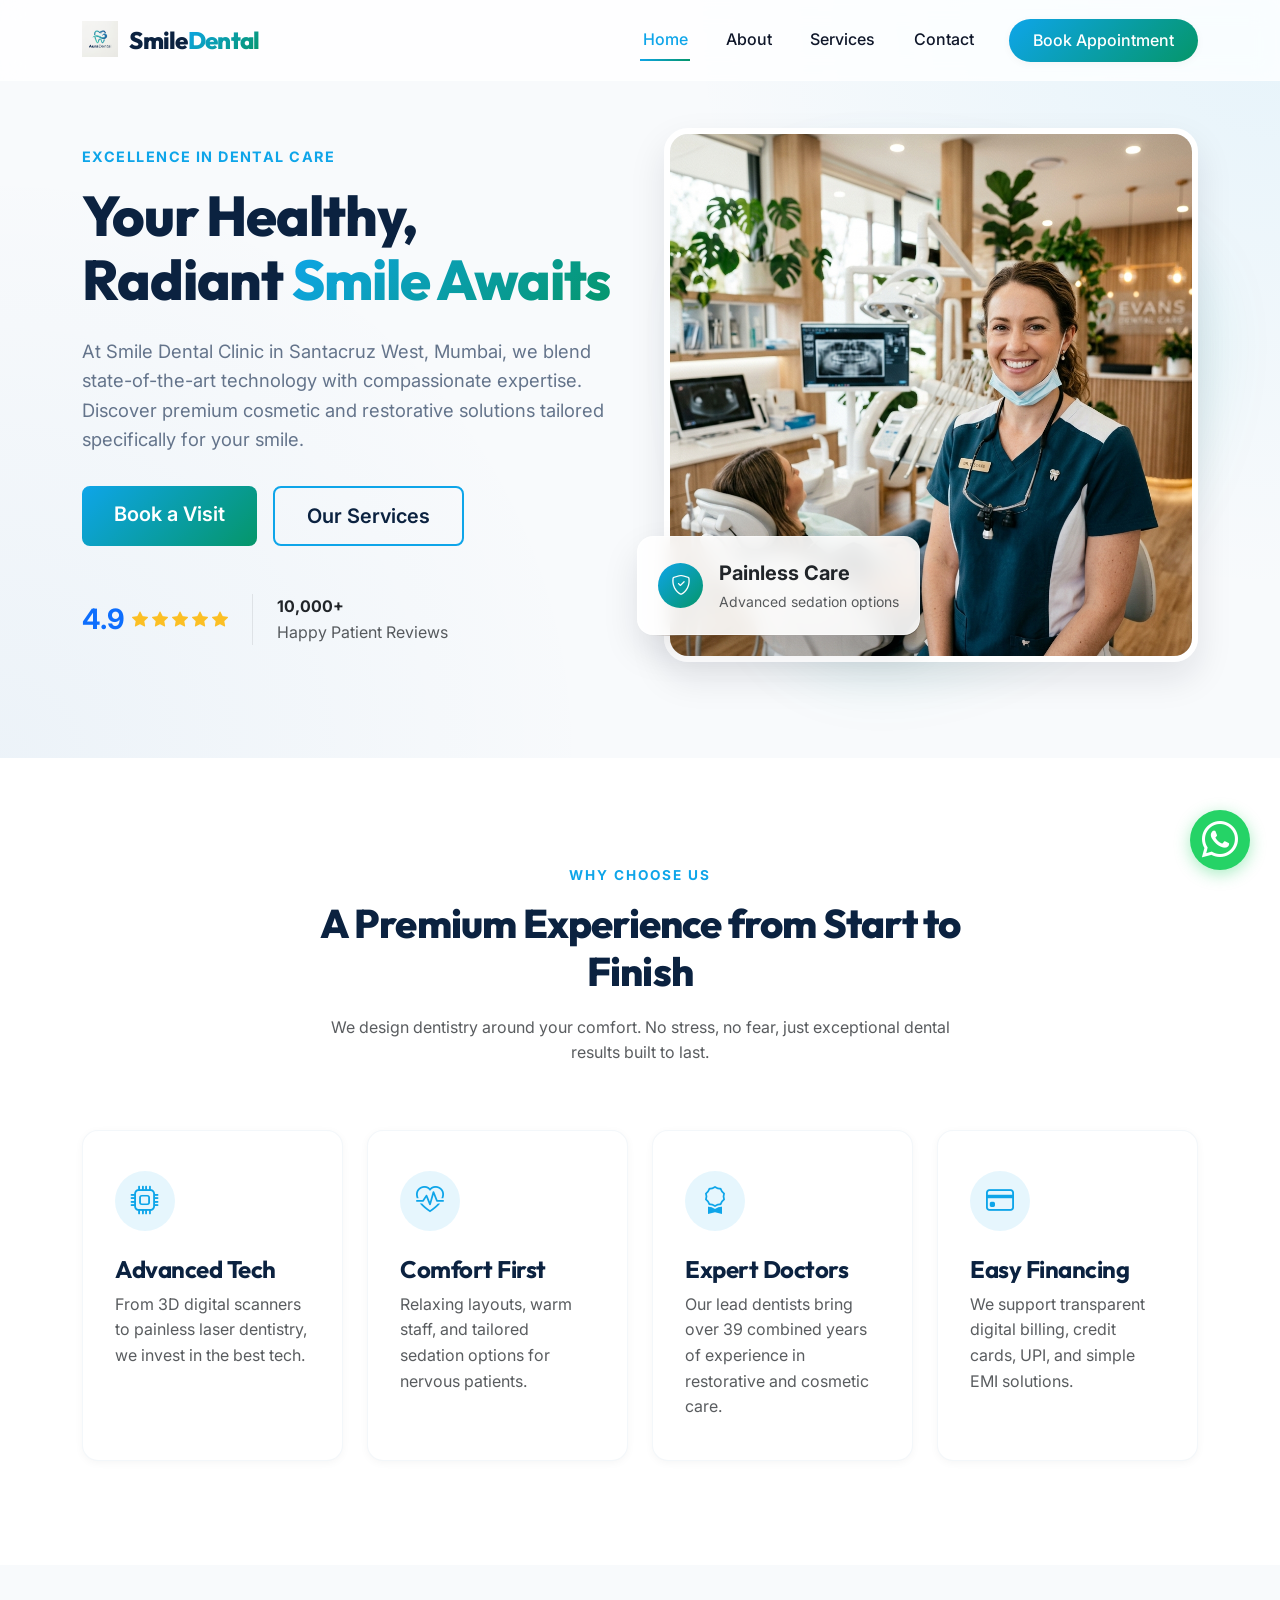
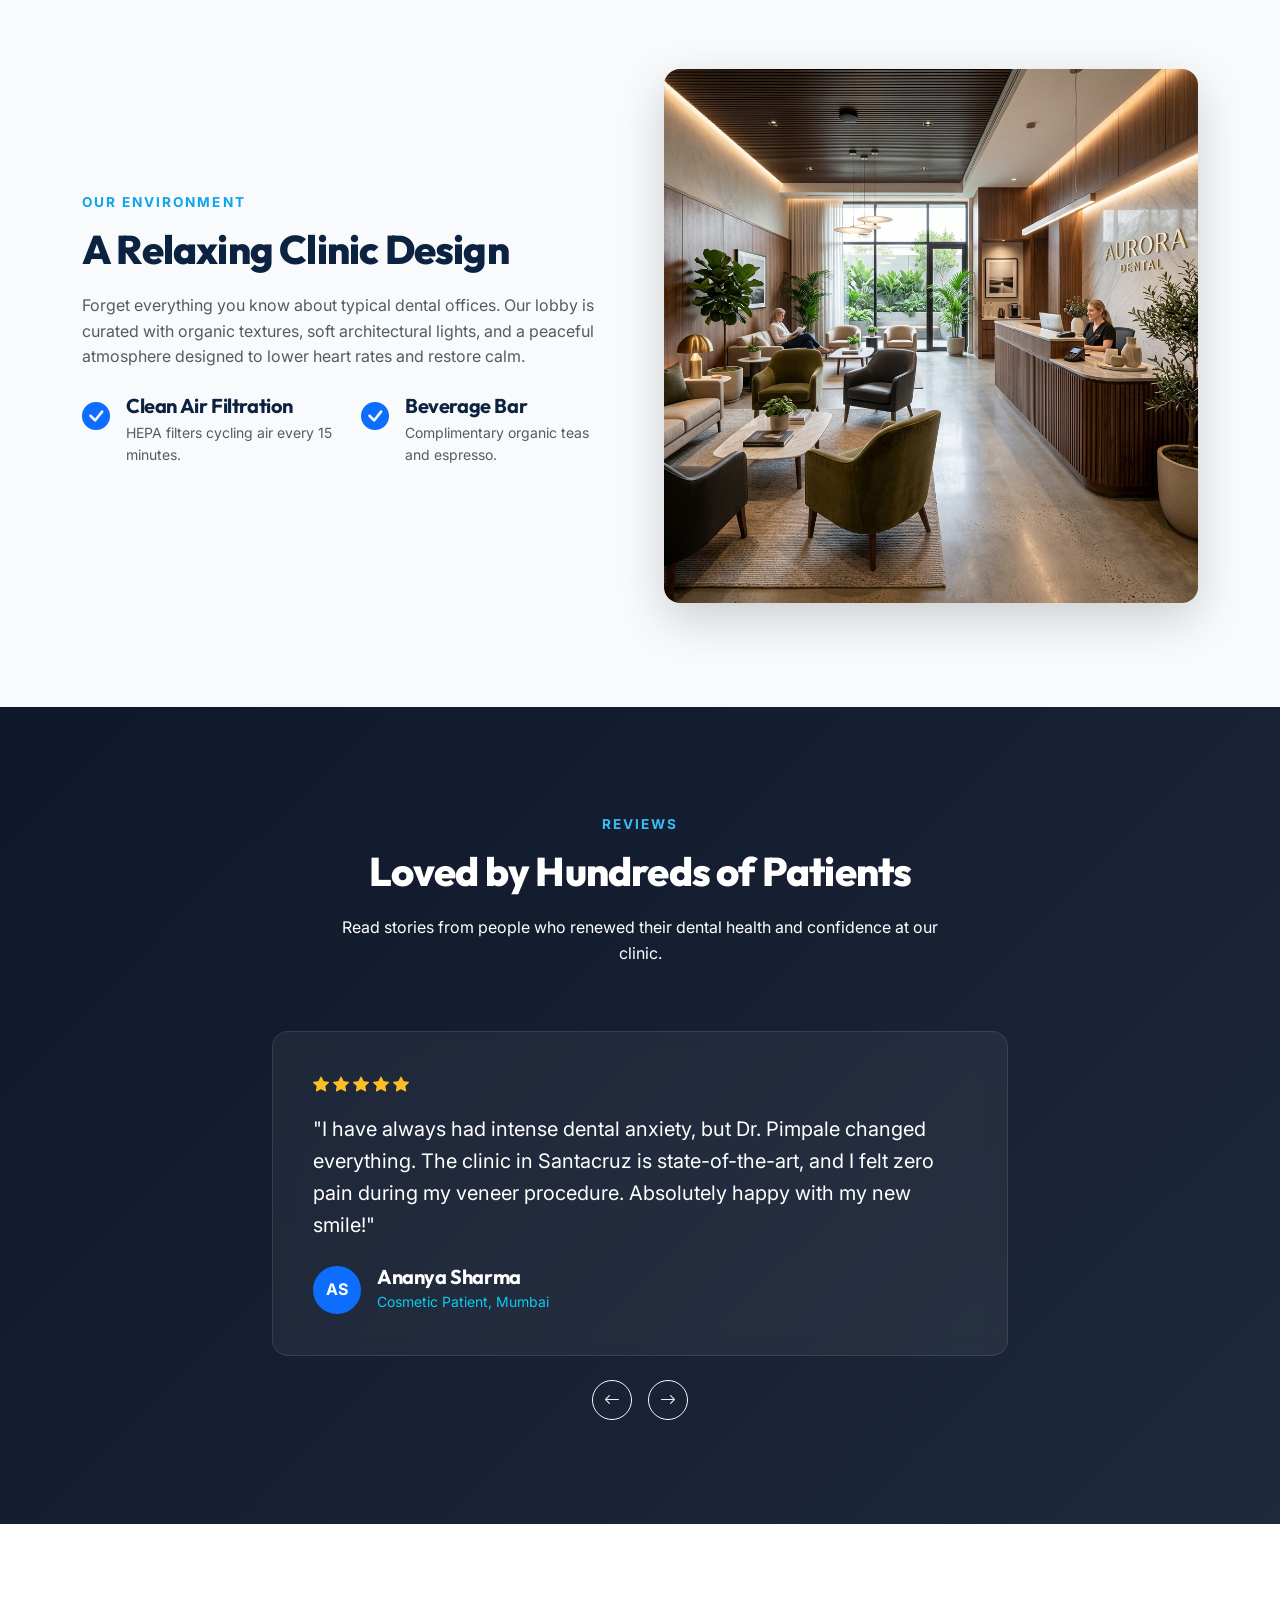
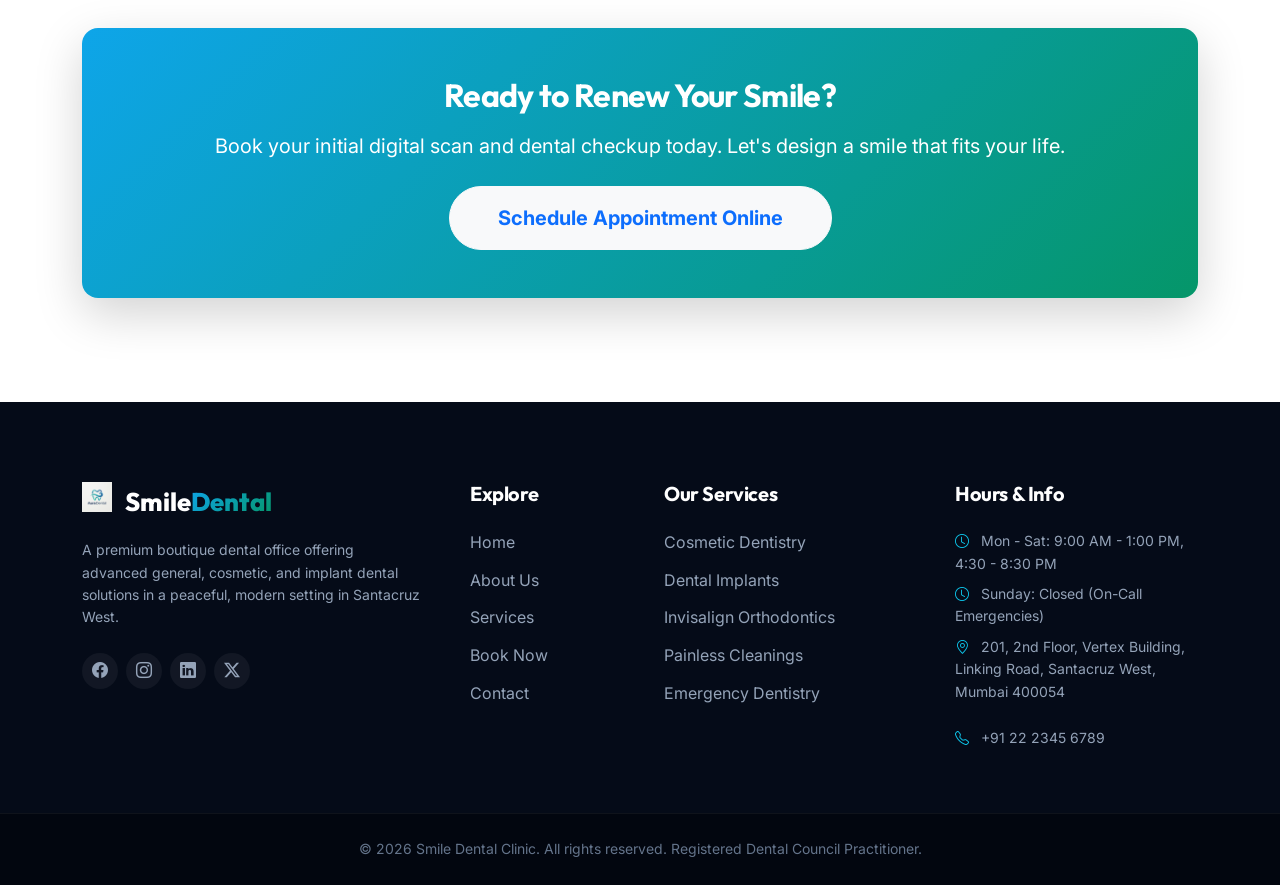
<file: index.html>
<!DOCTYPE html>
<html lang="en">
<head>
  <meta charset="UTF-8">
  <meta name="viewport" content="width=device-width, initial-scale=1.0">
  <meta name="description" content="Welcome to Smile Dental Clinic in Santacruz West, Mumbai. Get expert, painless dental treatments from Dr. Sanjay Ramani and Dr. Bhavna Pimpale.">
  <title>Smile Dental Clinic | Mumbai's Premium Dental Care</title>
  
  <!-- Bootstrap 5 CSS -->
  <link href="https://cdn.jsdelivr.net/npm/bootstrap@5.3.3/dist/css/bootstrap.min.css" rel="stylesheet">
  <!-- Bootstrap Icons -->
  <link href="https://cdn.jsdelivr.net/npm/bootstrap-icons@1.11.3/font/bootstrap-icons.min.css" rel="stylesheet">
  <!-- Custom CSS -->
  <link href="assets/css/style.css" rel="stylesheet">
</head>
<body>

  <!-- Navigation -->
  <nav class="navbar navbar-expand-lg navbar-glass fixed-top py-3">
    <div class="container">
      <a class="navbar-brand" href="index.html">
        <img src="assets/images/logo.png" alt="Smile Dental Clinic Logo" width="36" height="36" class="d-inline-block align-top me-2">
        Smile<span>Dental</span>
      </a>
      <button class="navbar-toggler" type="button" data-bs-toggle="collapse" data-bs-target="#navbarNav" aria-controls="navbarNav" aria-expanded="false" aria-label="Toggle navigation">
        <span class="navbar-toggler-icon"></span>
      </button>
      <div class="collapse navbar-collapse" id="navbarNav">
        <ul class="navbar-nav ms-auto align-items-center">
          <li class="nav-item"><a class="nav-link active" aria-current="page" href="index.html">Home</a></li>
          <li class="nav-item"><a class="nav-link" href="about.html">About</a></li>
          <li class="nav-item"><a class="nav-link" href="services.html">Services</a></li>
          <li class="nav-item"><a class="nav-link" href="contact.html">Contact</a></li>
          <li class="nav-item ms-lg-3 mt-3 mt-lg-0">
            <a class="btn btn-appointment" href="booking.html">Book Appointment</a>
          </li>
        </ul>
      </div>
    </div>
  </nav>

  <!-- Hero Section -->
  <header class="hero-section">
    <div class="container">
      <div class="row align-items-center g-5">
        <div class="col-lg-6 text-center text-lg-start">
          <div class="hero-subtitle reveal-item" data-delay="100">Excellence in Dental Care</div>
          <h1 class="hero-title reveal-item" data-delay="200">
            Your Healthy, Radiant <span>Smile Awaits</span>
          </h1>
          <p class="hero-text reveal-item" data-delay="300">
            At Smile Dental Clinic in Santacruz West, Mumbai, we blend state-of-the-art technology with compassionate expertise. Discover premium cosmetic and restorative solutions tailored specifically for your smile.
          </p>
          <div class="d-flex flex-column flex-sm-row justify-content-center justify-content-lg-start gap-3 reveal-item" data-delay="400">
            <a href="booking.html" class="btn btn-gradient btn-lg">Book a Visit</a>
            <a href="services.html" class="btn btn-outline-custom btn-lg">Our Services</a>
          </div>
          
          <div class="d-flex align-items-center justify-content-center justify-content-lg-start gap-4 mt-5 reveal-item" data-delay="500">
            <div class="d-flex align-items-center gap-2">
              <span class="fs-3 fw-bold text-primary">4.9</span>
              <div class="stars m-0">
                <i class="bi bi-star-fill"></i>
                <i class="bi bi-star-fill"></i>
                <i class="bi bi-star-fill"></i>
                <i class="bi bi-star-fill"></i>
                <i class="bi bi-star-fill"></i>
              </div>
            </div>
            <div class="border-start ps-4 text-muted text-start">
              <span class="fw-bold text-dark d-block">10,000+</span>
              Happy Patient Reviews
            </div>
          </div>
        </div>
        
        <div class="col-lg-6 reveal-item" data-delay="300">
          <div class="hero-img-container">
            <img src="assets/images/hero_dentist.png" alt="Friendly Smile Dental Clinic Dentist" class="img-fluid hero-img w-100">
            <div class="stats-floating-card d-none d-md-flex">
              <div class="stats-icon-badge">
                <i class="bi bi-shield-check"></i>
              </div>
              <div class="text-start">
                <span class="d-block fw-bold text-dark fs-5">Painless Care</span>
                <span class="text-muted small">Advanced sedation options</span>
              </div>
            </div>
          </div>
        </div>
      </div>
    </div>
  </header>

  <!-- Core Features Section -->
  <section class="section-padding bg-white">
    <div class="container text-center">
      <div class="row justify-content-center mb-5">
        <div class="col-lg-7">
          <span class="section-tag reveal-item" data-delay="100">Why Choose Us</span>
          <h2 class="section-title reveal-item" data-delay="200">A Premium Experience from Start to Finish</h2>
          <p class="text-muted reveal-item" data-delay="300">We design dentistry around your comfort. No stress, no fear, just exceptional dental results built to last.</p>
        </div>
      </div>
      
      <div class="row g-4">
        <div class="col-md-6 col-lg-3 reveal-item" data-delay="100">
          <div class="premium-card text-start">
            <div class="card-icon">
              <i class="bi bi-cpu"></i>
            </div>
            <h4>Advanced Tech</h4>
            <p class="text-muted mb-0">From 3D digital scanners to painless laser dentistry, we invest in the best tech.</p>
          </div>
        </div>
        
        <div class="col-md-6 col-lg-3 reveal-item" data-delay="200">
          <div class="premium-card text-start">
            <div class="card-icon">
              <i class="bi bi-heart-pulse"></i>
            </div>
            <h4>Comfort First</h4>
            <p class="text-muted mb-0">Relaxing layouts, warm staff, and tailored sedation options for nervous patients.</p>
          </div>
        </div>
        
        <div class="col-md-6 col-lg-3 reveal-item" data-delay="300">
          <div class="premium-card text-start">
            <div class="card-icon">
              <i class="bi bi-award"></i>
            </div>
            <h4>Expert Doctors</h4>
            <p class="text-muted mb-0">Our lead dentists bring over 39 combined years of experience in restorative and cosmetic care.</p>
          </div>
        </div>
        
        <div class="col-md-6 col-lg-3 reveal-item" data-delay="400">
          <div class="premium-card text-start">
            <div class="card-icon">
              <i class="bi bi-credit-card"></i>
            </div>
            <h4>Easy Financing</h4>
            <p class="text-muted mb-0">We support transparent digital billing, credit cards, UPI, and simple EMI solutions.</p>
          </div>
        </div>
      </div>
    </div>
  </section>

  <!-- Clinic Showcase (Split Row) -->
  <section class="section-padding">
    <div class="container">
      <div class="row align-items-center g-5">
        <div class="col-lg-6 order-lg-2 reveal-item" data-delay="200">
          <img src="assets/images/clinic_interior.png" alt="Smile Dental Clinic Luxury Reception" class="img-fluid rounded-4 shadow-lg">
        </div>
        <div class="col-lg-6 order-lg-1">
          <span class="section-tag reveal-item" data-delay="100">Our Environment</span>
          <h2 class="section-title reveal-item" data-delay="200">A Relaxing Clinic Design</h2>
          <p class="text-muted mb-4 reveal-item" data-delay="300">
            Forget everything you know about typical dental offices. Our lobby is curated with organic textures, soft architectural lights, and a peaceful atmosphere designed to lower heart rates and restore calm.
          </p>
          <div class="row g-4 reveal-item" data-delay="400">
            <div class="col-sm-6">
              <div class="d-flex align-items-start gap-3">
                <div class="text-primary fs-3"><i class="bi bi-check-circle-fill"></i></div>
                <div>
                  <h5 class="fw-bold mb-1">Clean Air Filtration</h5>
                  <p class="text-muted small">HEPA filters cycling air every 15 minutes.</p>
                </div>
              </div>
            </div>
            <div class="col-sm-6">
              <div class="d-flex align-items-start gap-3">
                <div class="text-primary fs-3"><i class="bi bi-check-circle-fill"></i></div>
                <div>
                  <h5 class="fw-bold mb-1">Beverage Bar</h5>
                  <p class="text-muted small">Complimentary organic teas and espresso.</p>
                </div>
              </div>
            </div>
          </div>
        </div>
      </div>
    </div>
  </section>

  <!-- Testimonials Section -->
  <section class="section-padding bg-dark-premium">
    <div class="container text-center">
      <div class="row justify-content-center mb-5">
        <div class="col-lg-7">
          <span class="section-tag" style="color: #38bdf8;">Reviews</span>
          <h2 class="section-title text-white">Loved by Hundreds of Patients</h2>
          <p class="text-muted-white text-opacity-75">Read stories from people who renewed their dental health and confidence at our clinic.</p>
        </div>
      </div>
      
      <div class="row justify-content-center">
        <div class="col-lg-8">
          <div class="testimonial-slider-container">
            <!-- Slide 1 -->
            <div class="testimonial-slide testimonial-card text-start">
              <div class="stars">
                <i class="bi bi-star-fill"></i>
                <i class="bi bi-star-fill"></i>
                <i class="bi bi-star-fill"></i>
                <i class="bi bi-star-fill"></i>
                <i class="bi bi-star-fill"></i>
              </div>
              <p class="fs-5 mb-4 italic">"I have always had intense dental anxiety, but Dr. Pimpale changed everything. The clinic in Santacruz is state-of-the-art, and I felt zero pain during my veneer procedure. Absolutely happy with my new smile!"</p>
              <div class="d-flex align-items-center gap-3">
                <div class="avatar-badge bg-primary text-white rounded-circle d-flex align-items-center justify-content-center fw-bold" style="width: 48px; height: 48px;">AS</div>
                <div>
                  <h5 class="mb-0 text-white">Ananya Sharma</h5>
                  <span class="text-info small">Cosmetic Patient, Mumbai</span>
                </div>
              </div>
            </div>
            
            <!-- Slide 2 -->
            <div class="testimonial-slide testimonial-card text-start" style="display: none;">
              <div class="stars">
                <i class="bi bi-star-fill"></i>
                <i class="bi bi-star-fill"></i>
                <i class="bi bi-star-fill"></i>
                <i class="bi bi-star-fill"></i>
                <i class="bi bi-star-fill"></i>
              </div>
              <p class="fs-5 mb-4 italic">"The 3D scanning tech Dr. Ramani used for planning my implant was fascinating. He explained everything step-by-step, and the procedure was completely painless. Highly professional clinic!"</p>
              <div class="d-flex align-items-center gap-3">
                <div class="avatar-badge bg-success text-white rounded-circle d-flex align-items-center justify-content-center fw-bold" style="width: 48px; height: 48px;">RM</div>
                <div>
                  <h5 class="mb-0 text-white">Rajesh Mehta</h5>
                  <span class="text-info small">Implants Patient, Bandra</span>
                </div>
              </div>
            </div>
          </div>
          
          <div class="d-flex justify-content-center gap-3 mt-4">
            <a href="#" class="testimonial-prev btn btn-outline-light rounded-circle p-2" style="width: 40px; height: 40px; display: inline-flex; align-items: center; justify-content: center;"><i class="bi bi-arrow-left"></i></a>
            <a href="#" class="testimonial-next btn btn-outline-light rounded-circle p-2" style="width: 40px; height: 40px; display: inline-flex; align-items: center; justify-content: center;"><i class="bi bi-arrow-right"></i></a>
          </div>
        </div>
      </div>
    </div>
  </section>

  <!-- CTA Section -->
  <section class="section-padding bg-white">
    <div class="container">
      <div class="p-5 rounded-4 shadow-lg text-center" style="background: var(--gradient-primary); color: white;">
        <h2 class="text-white fw-bold mb-3">Ready to Renew Your Smile?</h2>
        <p class="mb-4 text-white text-opacity-90 max-width-md mx-auto fs-5">Book your initial digital scan and dental checkup today. Let's design a smile that fits your life.</p>
        <a href="booking.html" class="btn btn-light btn-lg px-5 py-3 fw-bold text-primary rounded-pill">Schedule Appointment Online</a>
      </div>
    </div>
  </section>

  <!-- Footer -->
  <footer class="footer-top">
    <div class="container">
      <div class="row g-5">
        <div class="col-lg-4">
          <a class="footer-logo mb-3 d-inline-block" href="index.html">
            <img src="assets/images/logo.png" alt="Smile Dental Clinic Logo" width="30" height="30" class="d-inline-block align-top me-2">
            Smile<span>Dental</span>
          </a>
          <p class="small text-muted-white text-opacity-75 mb-4">A premium boutique dental office offering advanced general, cosmetic, and implant dental solutions in a peaceful, modern setting in Santacruz West.</p>
          <div class="d-flex">
            <a href="#" class="social-icon-btn"><i class="bi bi-facebook"></i></a>
            <a href="#" class="social-icon-btn"><i class="bi bi-instagram"></i></a>
            <a href="#" class="social-icon-btn"><i class="bi bi-linkedin"></i></a>
            <a href="#" class="social-icon-btn"><i class="bi bi-twitter-x"></i></a>
          </div>
        </div>
        
        <div class="col-md-6 col-lg-2">
          <h5 class="text-white mb-4 fw-bold">Explore</h5>
          <ul class="list-unstyled">
            <li><a href="index.html" class="footer-link">Home</a></li>
            <li><a href="about.html" class="footer-link">About Us</a></li>
            <li><a href="services.html" class="footer-link">Services</a></li>
            <li><a href="booking.html" class="footer-link">Book Now</a></li>
            <li><a href="contact.html" class="footer-link">Contact</a></li>
          </ul>
        </div>
        
        <div class="col-md-6 col-lg-3">
          <h5 class="text-white mb-4 fw-bold">Our Services</h5>
          <ul class="list-unstyled">
            <li><a href="services.html" class="footer-link">Cosmetic Dentistry</a></li>
            <li><a href="services.html" class="footer-link">Dental Implants</a></li>
            <li><a href="services.html" class="footer-link">Invisalign Orthodontics</a></li>
            <li><a href="services.html" class="footer-link">Painless Cleanings</a></li>
            <li><a href="services.html" class="footer-link">Emergency Dentistry</a></li>
          </ul>
        </div>
        
        <div class="col-lg-3">
          <h5 class="text-white mb-4 fw-bold">Hours & Info</h5>
          <p class="small mb-2"><i class="bi bi-clock me-2 text-info"></i> Mon - Sat: 9:00 AM - 1:00 PM, 4:30 - 8:30 PM</p>
          <p class="small mb-2"><i class="bi bi-clock me-2 text-info"></i> Sunday: Closed (On-Call Emergencies)</p>
          <p class="small mb-4"><i class="bi bi-geo-alt me-2 text-info"></i> 201, 2nd Floor, Vertex Building, Linking Road, Santacruz West, Mumbai 400054</p>
          <p class="small mb-0"><i class="bi bi-telephone me-2 text-info"></i> +91 22 2345 6789</p>
        </div>
      </div>
    </div>
  </footer>
  <div class="footer-bottom text-center">
    <div class="container">
      <p class="small mb-0">&copy; 2026 Smile Dental Clinic. All rights reserved. Registered Dental Council Practitioner.</p>
    </div>
  </div>

  <!-- WhatsApp Widget Floating -->
  <a href="https://wa.me/919820012345?text=Hi%20Smile%20Dental%20Clinic,%20I'd%20like%20to%20inquire%20about%20booking%20an%20appointment." class="whatsapp-widget" target="_blank" title="Chat on WhatsApp">
    <i class="bi bi-whatsapp"></i>
  </a>

  <!-- Bootstrap 5 JS Bundle -->
  <script src="https://cdn.jsdelivr.net/npm/bootstrap@5.3.3/dist/js/bootstrap.bundle.min.js"></script>
  <!-- Custom JS -->
  <script src="assets/js/main.js"></script>
</body>
</html>
</file>
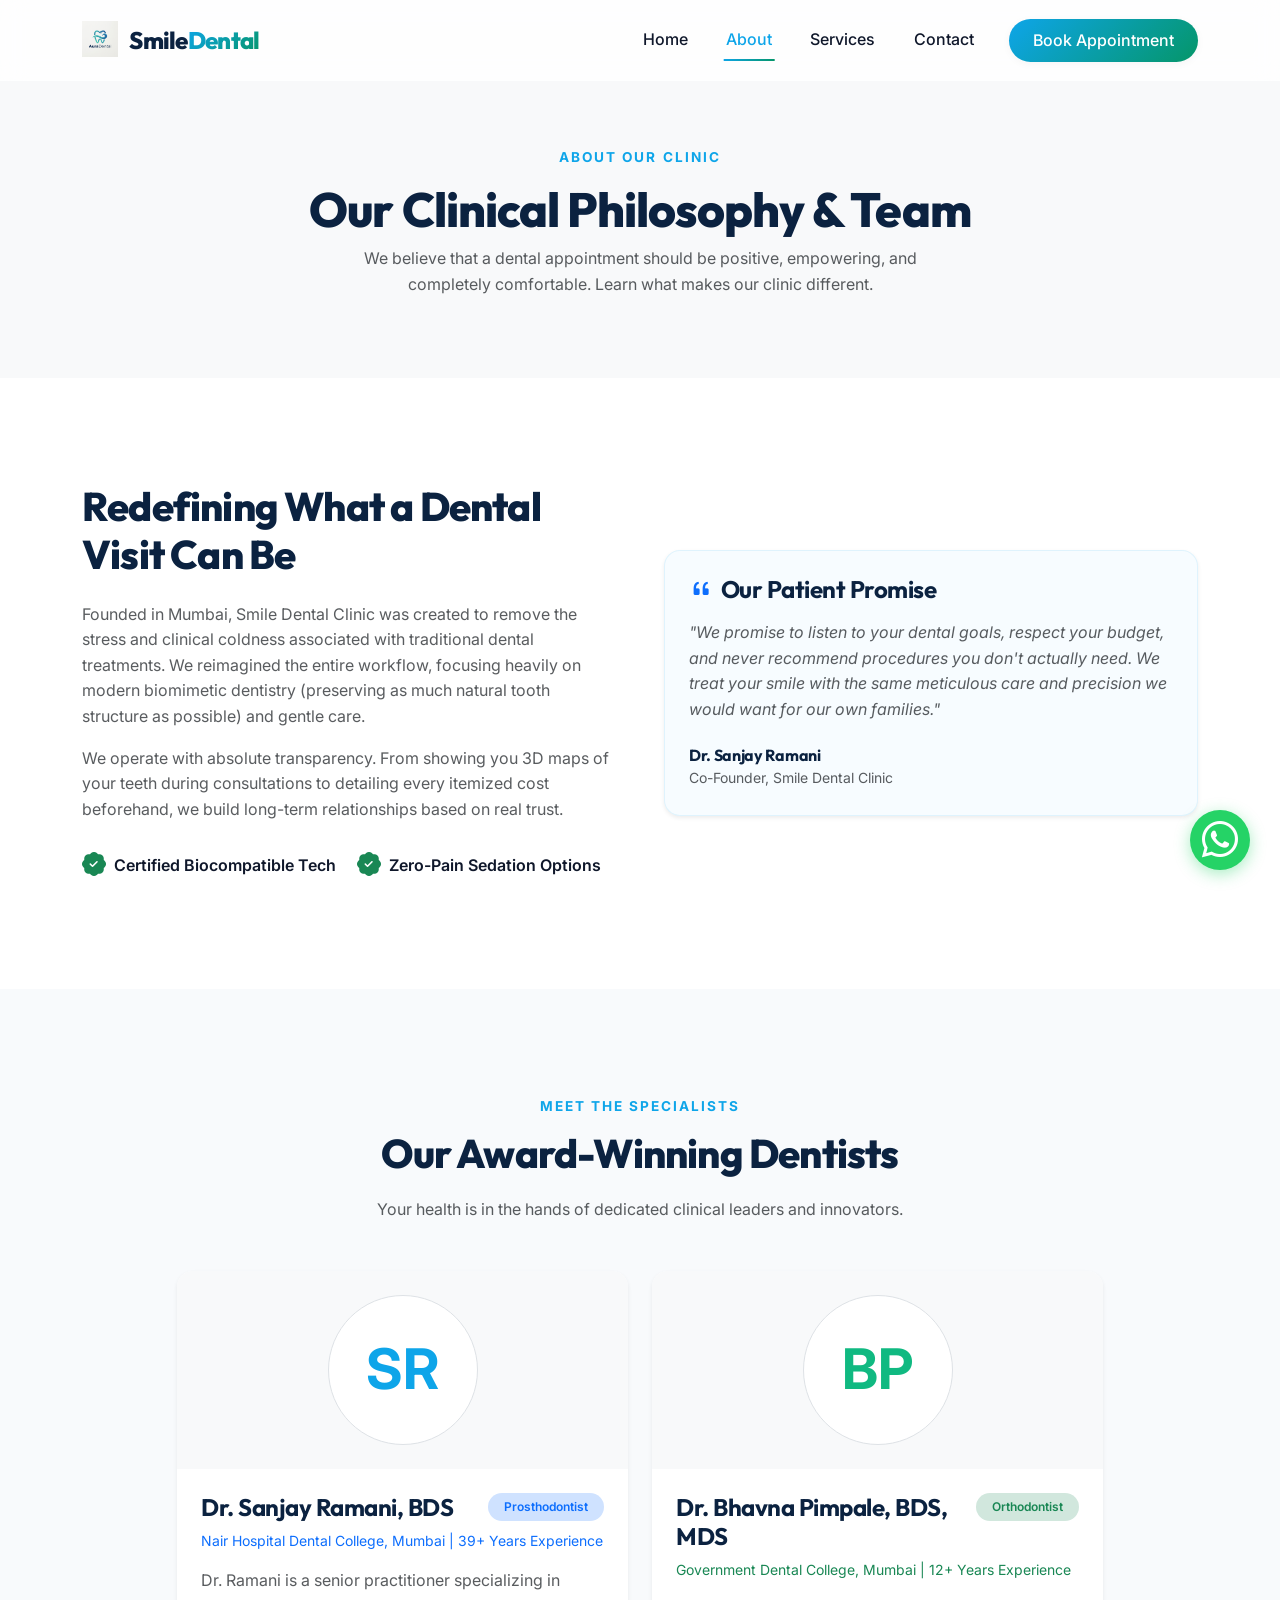
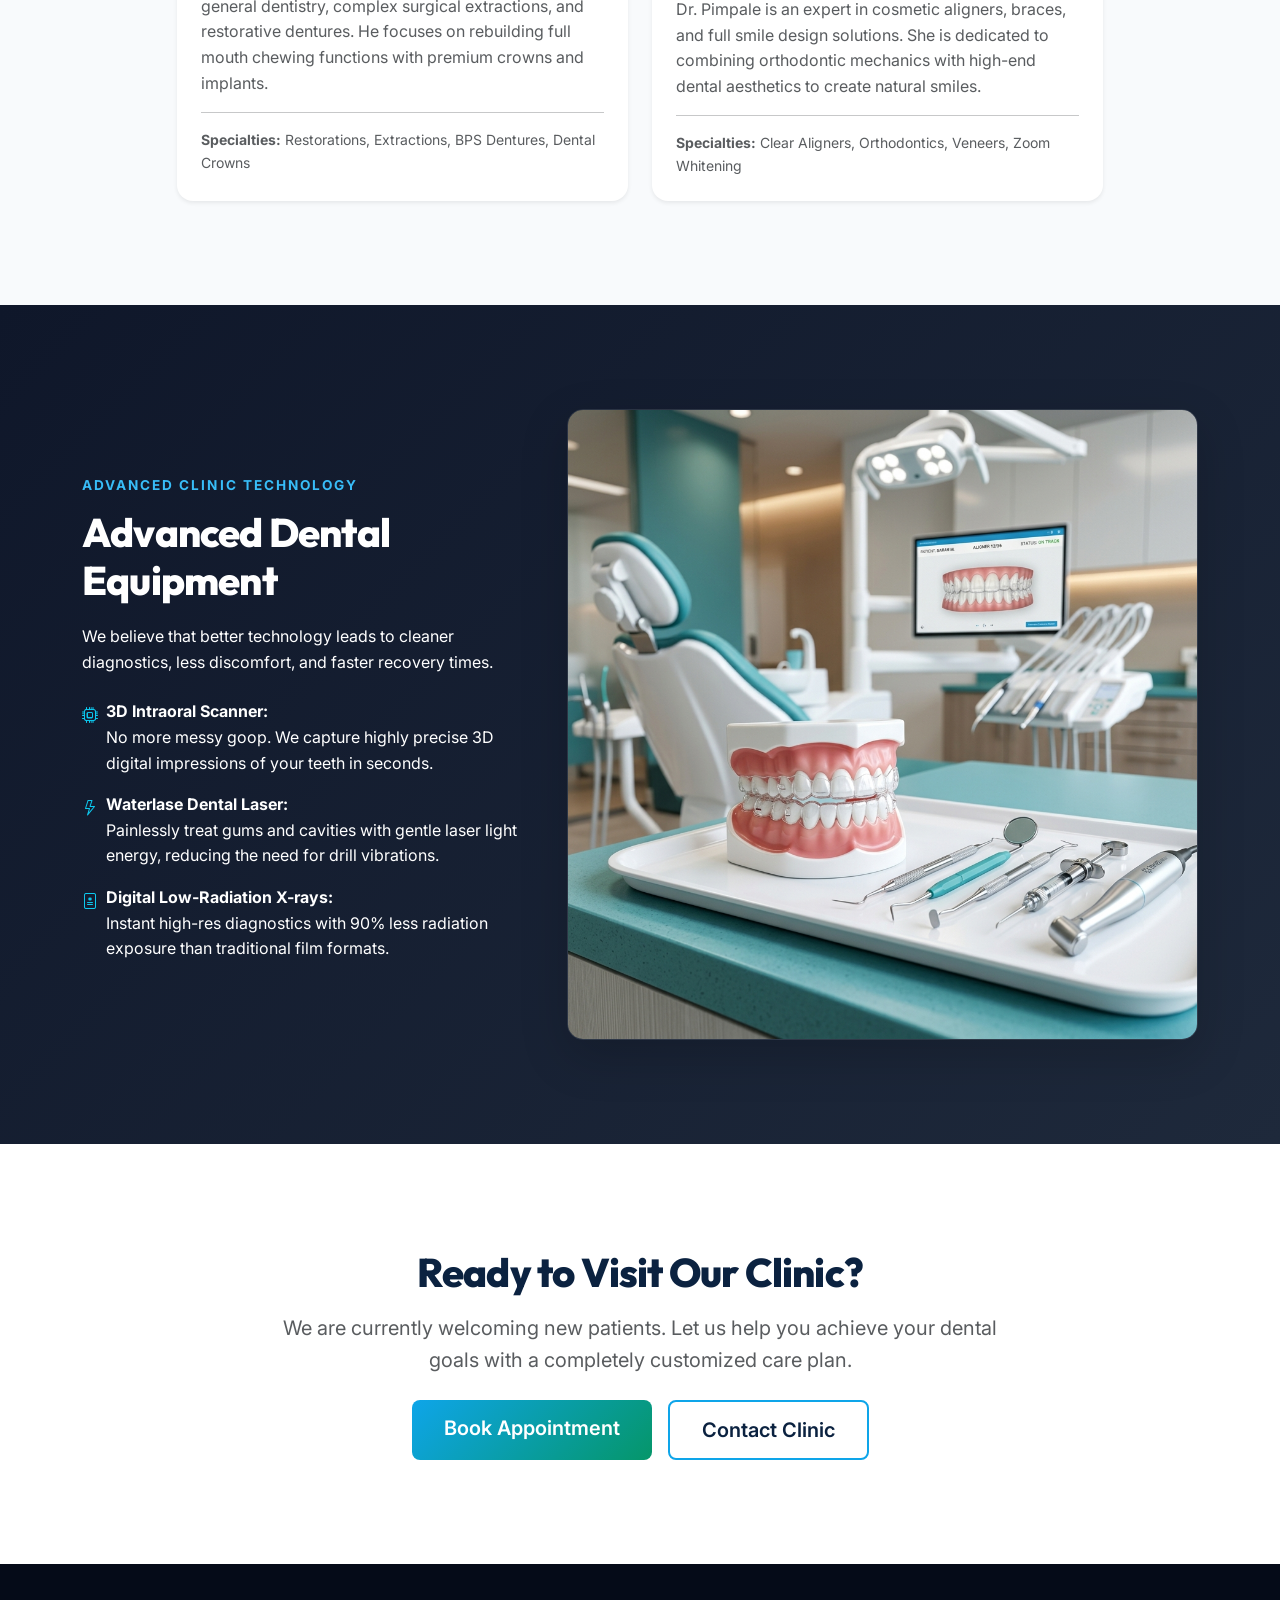
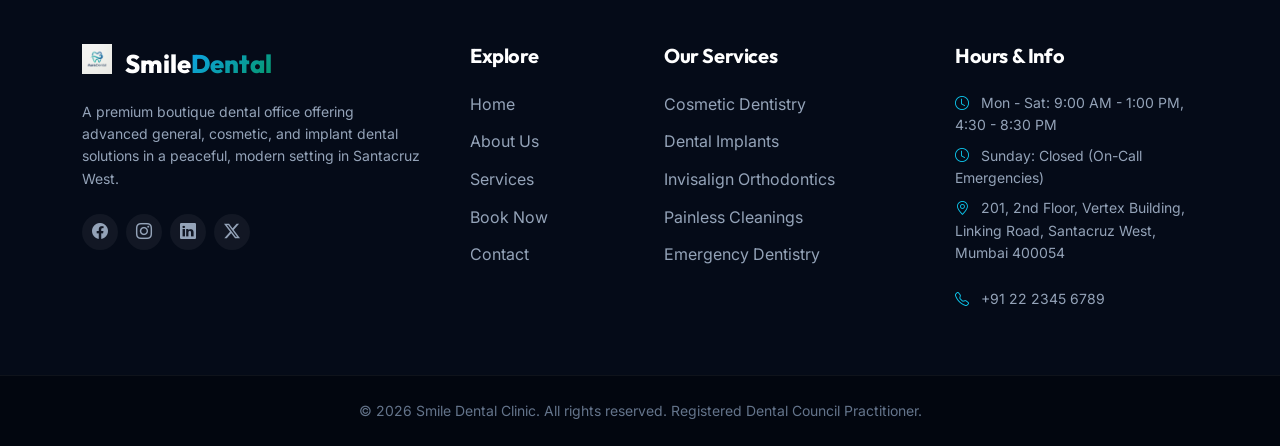
<file: about.html>
<!DOCTYPE html>
<html lang="en">
<head>
  <meta charset="UTF-8">
  <meta name="viewport" content="width=device-width, initial-scale=1.0">
  <meta name="description" content="Meet Dr. Sanjay Ramani and Dr. Bhavna Pimpale at Smile Dental Clinic. Discover our clinical values, professional qualifications, and modern tech.">
  <title>About Us | Smile Dental Clinic</title>
  
  <!-- Bootstrap 5 CSS -->
  <link href="https://cdn.jsdelivr.net/npm/bootstrap@5.3.3/dist/css/bootstrap.min.css" rel="stylesheet">
  <!-- Bootstrap Icons -->
  <link href="https://cdn.jsdelivr.net/npm/bootstrap-icons@1.11.3/font/bootstrap-icons.min.css" rel="stylesheet">
  <!-- Custom CSS -->
  <link href="assets/css/style.css" rel="stylesheet">
</head>
<body>

  <!-- Navigation -->
  <nav class="navbar navbar-expand-lg navbar-glass fixed-top py-3">
    <div class="container">
      <a class="navbar-brand" href="index.html">
        <img src="assets/images/logo.png" alt="Smile Dental Clinic Logo" width="36" height="36" class="d-inline-block align-top me-2">
        Smile<span>Dental</span>
      </a>
      <button class="navbar-toggler" type="button" data-bs-toggle="collapse" data-bs-target="#navbarNav" aria-controls="navbarNav" aria-expanded="false" aria-label="Toggle navigation">
        <span class="navbar-toggler-icon"></span>
      </button>
      <div class="collapse navbar-collapse" id="navbarNav">
        <ul class="navbar-nav ms-auto align-items-center">
          <li class="nav-item"><a class="nav-link" href="index.html">Home</a></li>
          <li class="nav-item"><a class="nav-link active" aria-current="page" href="about.html">About</a></li>
          <li class="nav-item"><a class="nav-link" href="services.html">Services</a></li>
          <li class="nav-item"><a class="nav-link" href="contact.html">Contact</a></li>
          <li class="nav-item ms-lg-3 mt-3 mt-lg-0">
            <a class="btn btn-appointment" href="booking.html">Book Appointment</a>
          </li>
        </ul>
      </div>
    </div>
  </nav>

  <!-- Page Header -->
  <header class="section-padding text-center bg-light" style="padding-top: 9rem; padding-bottom: 4rem;">
    <div class="container">
      <span class="section-tag reveal-item" data-delay="100">About Our Clinic</span>
      <h1 class="reveal-item" data-delay="200" style="font-size: 3rem; font-weight: 800;">Our Clinical Philosophy & Team</h1>
      <p class="text-muted max-width-md mx-auto reveal-item" data-delay="300" style="max-width: 600px;">We believe that a dental appointment should be positive, empowering, and completely comfortable. Learn what makes our clinic different.</p>
    </div>
  </header>

  <!-- Core Philosophy Section -->
  <section class="section-padding bg-white">
    <div class="container">
      <div class="row align-items-center g-5">
        <div class="col-lg-6 reveal-item" data-delay="100">
          <h2 class="section-title mb-4">Redefining What a Dental Visit Can Be</h2>
          <p class="text-muted mb-3">
            Founded in Mumbai, Smile Dental Clinic was created to remove the stress and clinical coldness associated with traditional dental treatments. We reimagined the entire workflow, focusing heavily on modern biomimetic dentistry (preserving as much natural tooth structure as possible) and gentle care.
          </p>
          <p class="text-muted mb-4">
            We operate with absolute transparency. From showing you 3D maps of your teeth during consultations to detailing every itemized cost beforehand, we build long-term relationships based on real trust.
          </p>
          <div class="row g-3">
            <div class="col-sm-6">
              <div class="d-flex align-items-center gap-2">
                <i class="bi bi-patch-check-fill text-success fs-4"></i>
                <span class="fw-semibold">Certified Biocompatible Tech</span>
              </div>
            </div>
            <div class="col-sm-6">
              <div class="d-flex align-items-center gap-2">
                <i class="bi bi-patch-check-fill text-success fs-4"></i>
                <span class="fw-semibold">Zero-Pain Sedation Options</span>
              </div>
            </div>
          </div>
        </div>
        <div class="col-lg-6 reveal-item" data-delay="300">
          <div class="p-4 rounded-4 shadow-sm" style="background: rgba(14, 165, 233, 0.03); border: 1px solid rgba(14, 165, 233, 0.1);">
            <h4 class="fw-bold mb-3"><i class="bi bi-quote text-primary me-2"></i>Our Patient Promise</h4>
            <p class="fst-italic text-muted">
              "We promise to listen to your dental goals, respect your budget, and never recommend procedures you don't actually need. We treat your smile with the same meticulous care and precision we would want for our own families."
            </p>
            <div class="mt-4">
              <h6 class="fw-bold mb-0">Dr. Sanjay Ramani</h6>
              <span class="small text-muted">Co-Founder, Smile Dental Clinic</span>
            </div>
          </div>
        </div>
      </div>
    </div>
  </section>

  <!-- Doctor Bios -->
  <section class="section-padding">
    <div class="container">
      <div class="text-center mb-5">
        <span class="section-tag reveal-item" data-delay="100">Meet The Specialists</span>
        <h2 class="section-title reveal-item" data-delay="200">Our Award-Winning Dentists</h2>
        <p class="text-muted reveal-item" data-delay="300">Your health is in the hands of dedicated clinical leaders and innovators.</p>
      </div>

      <div class="row g-4 justify-content-center">
        <!-- Dr. Sanjay Ramani -->
        <div class="col-md-6 col-lg-5 reveal-item" data-delay="100">
          <div class="card border-0 shadow-sm rounded-4 overflow-hidden h-100">
            <div class="bg-light p-4 text-center">
              <div class="rounded-circle bg-white d-inline-flex align-items-center justify-content-center border fw-bold" style="width: 150px; height: 150px; font-size: 3.5rem; color: var(--secondary-color);">SR</div>
            </div>
            <div class="card-body p-4 text-start">
              <div class="d-flex justify-content-between align-items-start mb-2">
                <h4 class="fw-bold mb-0">Dr. Sanjay Ramani, BDS</h4>
                <span class="badge bg-primary-subtle text-primary py-2 px-3 rounded-pill fw-semibold">Prosthodontist</span>
              </div>
              <p class="text-primary small mb-3">Nair Hospital Dental College, Mumbai | 39+ Years Experience</p>
              <p class="card-text text-muted">Dr. Ramani is a senior practitioner specializing in general dentistry, complex surgical extractions, and restorative dentures. He focuses on rebuilding full mouth chewing functions with premium crowns and implants.</p>
              <hr>
              <div class="small text-muted"><strong>Specialties:</strong> Restorations, Extractions, BPS Dentures, Dental Crowns</div>
            </div>
          </div>
        </div>

        <!-- Dr. Bhavna Pimpale -->
        <div class="col-md-6 col-lg-5 reveal-item" data-delay="300">
          <div class="card border-0 shadow-sm rounded-4 overflow-hidden h-100">
            <div class="bg-light p-4 text-center">
              <div class="rounded-circle bg-white d-inline-flex align-items-center justify-content-center border fw-bold" style="width: 150px; height: 150px; font-size: 3.5rem; color: var(--accent-color);">BP</div>
            </div>
            <div class="card-body p-4 text-start">
              <div class="d-flex justify-content-between align-items-start mb-2">
                <h4 class="fw-bold mb-0">Dr. Bhavna Pimpale, BDS, MDS</h4>
                <span class="badge bg-success-subtle text-success py-2 px-3 rounded-pill fw-semibold">Orthodontist</span>
              </div>
              <p class="text-success small mb-3">Government Dental College, Mumbai | 12+ Years Experience</p>
              <p class="card-text text-muted">Dr. Pimpale is an expert in cosmetic aligners, braces, and full smile design solutions. She is dedicated to combining orthodontic mechanics with high-end dental aesthetics to create natural smiles.</p>
              <hr>
              <div class="small text-muted"><strong>Specialties:</strong> Clear Aligners, Orthodontics, Veneers, Zoom Whitening</div>
            </div>
          </div>
        </div>
      </div>
    </div>
  </section>

  <!-- Tech Showcase -->
  <section class="section-padding bg-dark-premium text-white">
    <div class="container">
      <div class="row align-items-center g-5">
        <div class="col-lg-5 reveal-item" data-delay="100">
          <span class="section-tag" style="color: #38bdf8;">Advanced Clinic Technology</span>
          <h2 class="section-title text-white">Advanced Dental Equipment</h2>
          <p class="text-muted-white text-opacity-75 mb-4">
            We believe that better technology leads to cleaner diagnostics, less discomfort, and faster recovery times.
          </p>
          <ul class="list-unstyled">
            <li class="mb-3 d-flex align-items-start gap-2">
              <i class="bi bi-cpu text-info mt-1"></i>
              <div>
                <strong class="text-white">3D Intraoral Scanner:</strong>
                <span class="text-muted-white text-opacity-75 d-block">No more messy goop. We capture highly precise 3D digital impressions of your teeth in seconds.</span>
              </div>
            </li>
            <li class="mb-3 d-flex align-items-start gap-2">
              <i class="bi bi-lightning text-info mt-1"></i>
              <div>
                <strong class="text-white">Waterlase Dental Laser:</strong>
                <span class="text-muted-white text-opacity-75 d-block">Painlessly treat gums and cavities with gentle laser light energy, reducing the need for drill vibrations.</span>
              </div>
            </li>
            <li class="d-flex align-items-start gap-2">
              <i class="bi bi-file-medical text-info mt-1"></i>
              <div>
                <strong class="text-white">Digital Low-Radiation X-rays:</strong>
                <span class="text-muted-white text-opacity-75 d-block">Instant high-res diagnostics with 90% less radiation exposure than traditional film formats.</span>
              </div>
            </li>
          </ul>
        </div>
        <div class="col-lg-7 reveal-item" data-delay="300">
          <img src="assets/images/treatment_cosmetic.png" alt="Advanced Scanner Equipment" class="img-fluid rounded-4 shadow-lg border border-secondary border-opacity-25">
        </div>
      </div>
    </div>
  </section>

  <!-- CTA Section -->
  <section class="section-padding bg-white">
    <div class="container text-center">
      <div class="row justify-content-center">
        <div class="col-lg-8">
          <h2 class="section-title mb-3">Ready to Visit Our Clinic?</h2>
          <p class="text-muted mb-4 fs-5">We are currently welcoming new patients. Let us help you achieve your dental goals with a completely customized care plan.</p>
          <div class="d-flex justify-content-center gap-3">
            <a href="booking.html" class="btn btn-gradient btn-lg">Book Appointment</a>
            <a href="contact.html" class="btn btn-outline-custom btn-lg">Contact Clinic</a>
          </div>
        </div>
      </div>
    </div>
  </section>

  <!-- Footer -->
  <footer class="footer-top">
    <div class="container">
      <div class="row g-5">
        <div class="col-lg-4">
          <a class="footer-logo mb-3 d-inline-block" href="index.html">
            <img src="assets/images/logo.png" alt="Smile Dental Clinic Logo" width="30" height="30" class="d-inline-block align-top me-2">
            Smile<span>Dental</span>
          </a>
          <p class="small text-muted-white text-opacity-75 mb-4">A premium boutique dental office offering advanced general, cosmetic, and implant dental solutions in a peaceful, modern setting in Santacruz West.</p>
          <div class="d-flex">
            <a href="#" class="social-icon-btn"><i class="bi bi-facebook"></i></a>
            <a href="#" class="social-icon-btn"><i class="bi bi-instagram"></i></a>
            <a href="#" class="social-icon-btn"><i class="bi bi-linkedin"></i></a>
            <a href="#" class="social-icon-btn"><i class="bi bi-twitter-x"></i></a>
          </div>
        </div>
        
        <div class="col-md-6 col-lg-2">
          <h5 class="text-white mb-4 fw-bold">Explore</h5>
          <ul class="list-unstyled">
            <li><a href="index.html" class="footer-link">Home</a></li>
            <li><a href="about.html" class="footer-link">About Us</a></li>
            <li><a href="services.html" class="footer-link">Services</a></li>
            <li><a href="booking.html" class="footer-link">Book Now</a></li>
            <li><a href="contact.html" class="footer-link">Contact</a></li>
          </ul>
        </div>
        
        <div class="col-md-6 col-lg-3">
          <h5 class="text-white mb-4 fw-bold">Our Services</h5>
          <ul class="list-unstyled">
            <li><a href="services.html" class="footer-link">Cosmetic Dentistry</a></li>
            <li><a href="services.html" class="footer-link">Dental Implants</a></li>
            <li><a href="services.html" class="footer-link">Invisalign Orthodontics</a></li>
            <li><a href="services.html" class="footer-link">Painless Cleanings</a></li>
            <li><a href="services.html" class="footer-link">Emergency Dentistry</a></li>
          </ul>
        </div>
        
        <div class="col-lg-3">
          <h5 class="text-white mb-4 fw-bold">Hours & Info</h5>
          <p class="small mb-2"><i class="bi bi-clock me-2 text-info"></i> Mon - Sat: 9:00 AM - 1:00 PM, 4:30 - 8:30 PM</p>
          <p class="small mb-2"><i class="bi bi-clock me-2 text-info"></i> Sunday: Closed (On-Call Emergencies)</p>
          <p class="small mb-4"><i class="bi bi-geo-alt me-2 text-info"></i> 201, 2nd Floor, Vertex Building, Linking Road, Santacruz West, Mumbai 400054</p>
          <p class="small mb-0"><i class="bi bi-telephone me-2 text-info"></i> +91 22 2345 6789</p>
        </div>
      </div>
    </div>
  </footer>
  <div class="footer-bottom text-center">
    <div class="container">
      <p class="small mb-0">&copy; 2026 Smile Dental Clinic. All rights reserved. Registered Dental Council Practitioner.</p>
    </div>
  </div>

  <!-- WhatsApp Widget Floating -->
  <a href="https://wa.me/919820012345?text=Hi%20Smile%20Dental%20Clinic,%20I'd%20like%20to%20inquire%20about%20booking%20an%20appointment." class="whatsapp-widget" target="_blank" title="Chat on WhatsApp">
    <i class="bi bi-whatsapp"></i>
  </a>

  <!-- Bootstrap 5 JS Bundle -->
  <script src="https://cdn.jsdelivr.net/npm/bootstrap@5.3.3/dist/js/bootstrap.bundle.min.js"></script>
  <!-- Custom JS -->
  <script src="assets/js/main.js"></script>
</body>
</html>
</file>
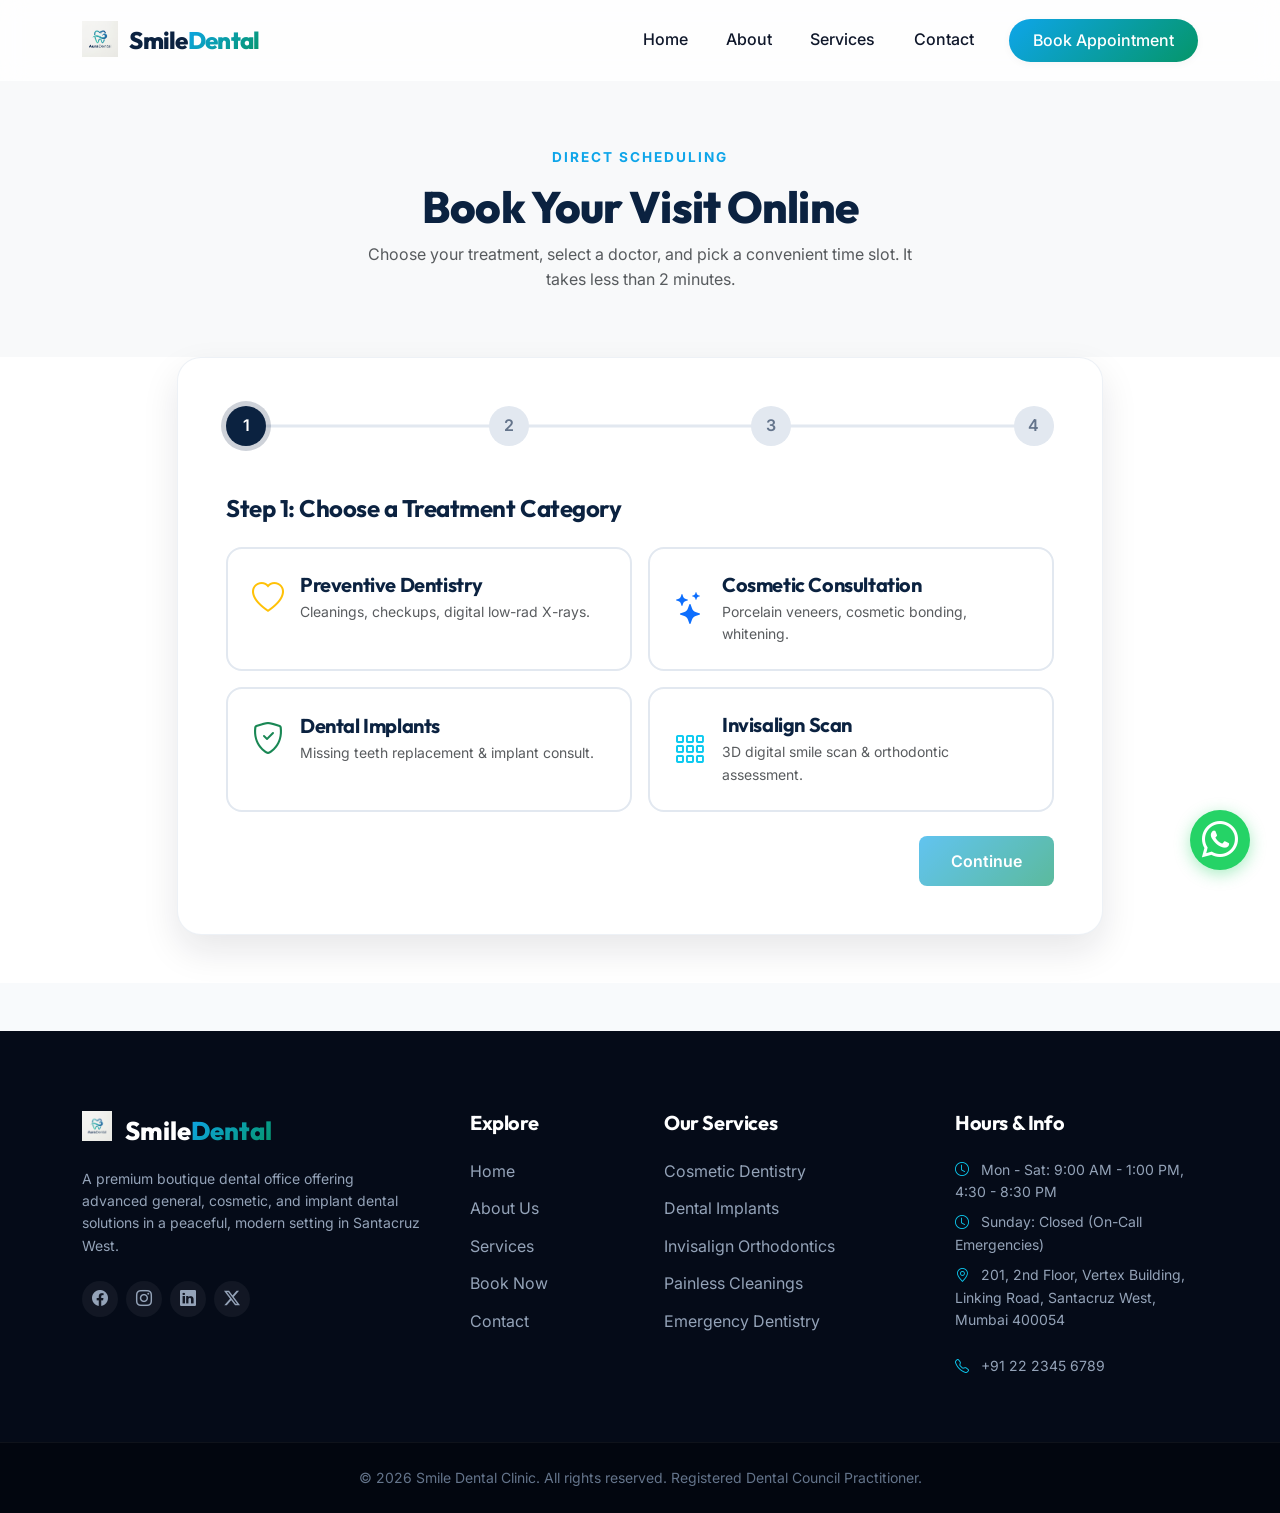
<file: booking.html>
<!DOCTYPE html>
<html lang="en">
<head>
  <meta charset="UTF-8">
  <meta name="viewport" content="width=device-width, initial-scale=1.0">
  <meta name="description" content="Schedule your dental checkup or cosmetic consultation online. Use our easy, interactive scheduler to pick a treatment, dentist, and time.">
  <title>Book an Appointment | Smile Dental Clinic</title>
  
  <!-- Bootstrap 5 CSS -->
  <link href="https://cdn.jsdelivr.net/npm/bootstrap@5.3.3/dist/css/bootstrap.min.css" rel="stylesheet">
  <!-- Bootstrap Icons -->
  <link href="https://cdn.jsdelivr.net/npm/bootstrap-icons@1.11.3/font/bootstrap-icons.min.css" rel="stylesheet">
  <!-- Custom CSS -->
  <link href="assets/css/style.css" rel="stylesheet">
</head>
<body>

  <!-- Navigation -->
  <nav class="navbar navbar-expand-lg navbar-glass fixed-top py-3">
    <div class="container">
      <a class="navbar-brand" href="index.html">
        <img src="assets/images/logo.png" alt="Smile Dental Clinic Logo" width="36" height="36" class="d-inline-block align-top me-2">
        Smile<span>Dental</span>
      </a>
      <button class="navbar-toggler" type="button" data-bs-toggle="collapse" data-bs-target="#navbarNav" aria-controls="navbarNav" aria-expanded="false" aria-label="Toggle navigation">
        <span class="navbar-toggler-icon"></span>
      </button>
      <div class="collapse navbar-collapse" id="navbarNav">
        <ul class="navbar-nav ms-auto align-items-center">
          <li class="nav-item"><a class="nav-link" href="index.html">Home</a></li>
          <li class="nav-item"><a class="nav-link" href="about.html">About</a></li>
          <li class="nav-item"><a class="nav-link" href="services.html">Services</a></li>
          <li class="nav-item"><a class="nav-link" href="contact.html">Contact</a></li>
          <li class="nav-item ms-lg-3 mt-3 mt-lg-0">
            <a class="btn btn-appointment active" href="booking.html">Book Appointment</a>
          </li>
        </ul>
      </div>
    </div>
  </nav>

  <!-- Page Header -->
  <header class="section-padding text-center bg-light" style="padding-top: 9rem; padding-bottom: 3rem;">
    <div class="container">
      <span class="section-tag">Direct Scheduling</span>
      <h1 style="font-size: 2.75rem; font-weight: 800;">Book Your Visit Online</h1>
      <p class="text-muted max-width-md mx-auto" style="max-width: 550px;">Choose your treatment, select a doctor, and pick a convenient time slot. It takes less than 2 minutes.</p>
    </div>
  </header>

  <!-- Booking Wizard -->
  <section class="pb-5 mb-5 bg-white">
    <div class="container">
      <div class="row justify-content-center">
        <div class="col-lg-10">
          
          <div class="booking-panel p-4 p-md-5">
            <!-- Step Progress Tracker -->
            <div class="step-progress">
              <div class="step-progress-bar"></div>
              <div class="step-dot active">1</div>
              <div class="step-dot">2</div>
              <div class="step-dot">3</div>
              <div class="step-dot">4</div>
            </div>
            
            <form id="booking-wizard-form">
              <!-- STEP 1: Select Service -->
              <div class="booking-step" data-step="1">
                <h4 class="fw-bold mb-4">Step 1: Choose a Treatment Category</h4>
                <div class="row g-3">
                  <div class="col-md-6">
                    <div class="service-select-card" data-service="preventive">
                      <div class="d-flex align-items-center gap-3">
                        <div class="fs-2 text-warning"><i class="bi bi-heart"></i></div>
                        <div>
                          <h5 class="fw-bold mb-1">Preventive Dentistry</h5>
                          <p class="small text-muted mb-0">Cleanings, checkups, digital low-rad X-rays.</p>
                        </div>
                      </div>
                    </div>
                  </div>
                  <div class="col-md-6">
                    <div class="service-select-card" data-service="cosmetic">
                      <div class="d-flex align-items-center gap-3">
                        <div class="fs-2 text-primary"><i class="bi bi-stars"></i></div>
                        <div>
                          <h5 class="fw-bold mb-1">Cosmetic Consultation</h5>
                          <p class="small text-muted mb-0">Porcelain veneers, cosmetic bonding, whitening.</p>
                        </div>
                      </div>
                    </div>
                  </div>
                  <div class="col-md-6">
                    <div class="service-select-card" data-service="implants">
                      <div class="d-flex align-items-center gap-3">
                        <div class="fs-2 text-success"><i class="bi bi-shield-check"></i></div>
                        <div>
                          <h5 class="fw-bold mb-1">Dental Implants</h5>
                          <p class="small text-muted mb-0">Missing teeth replacement & implant consult.</p>
                        </div>
                      </div>
                    </div>
                  </div>
                  <div class="col-md-6">
                    <div class="service-select-card" data-service="orthodontics">
                      <div class="d-flex align-items-center gap-3">
                        <div class="fs-2 text-info"><i class="bi bi-grid-3x3-gap"></i></div>
                        <div>
                          <h5 class="fw-bold mb-1">Invisalign Scan</h5>
                          <p class="small text-muted mb-0">3D digital smile scan & orthodontic assessment.</p>
                        </div>
                      </div>
                    </div>
                  </div>
                </div>
                <div class="d-flex justify-content-end mt-4">
                  <button type="button" class="btn btn-gradient btn-next-step" disabled>Continue</button>
                </div>
              </div>

              <!-- STEP 2: Select Dentist -->
              <div class="booking-step" data-step="2" style="display:none;">
                <h4 class="fw-bold mb-4">Step 2: Choose a Dental Expert</h4>
                <div class="row g-3">
                  <div class="col-md-6">
                    <div class="doctor-select-card" data-doctor="dr-ramani">
                      <div class="d-flex align-items-center gap-3">
                        <div class="rounded-circle bg-light border d-flex align-items-center justify-content-center fw-bold" style="width: 50px; height: 50px; color: var(--secondary-color);">SR</div>
                        <div>
                          <h5 class="fw-bold mb-1">Dr. Sanjay Ramani</h5>
                          <p class="small text-muted mb-0">Restorations, surgical extractions & dentures.</p>
                        </div>
                      </div>
                    </div>
                  </div>
                  <div class="col-md-6">
                    <div class="doctor-select-card" data-doctor="dr-pimpale">
                      <div class="d-flex align-items-center gap-3">
                        <div class="rounded-circle bg-light border d-flex align-items-center justify-content-center fw-bold" style="width: 50px; height: 50px; color: var(--accent-color);">BP</div>
                        <div>
                          <h5 class="fw-bold mb-1">Dr. Bhavna Pimpale</h5>
                          <p class="small text-muted mb-0">Cosmetics, aligners, braces & smile design.</p>
                        </div>
                      </div>
                    </div>
                  </div>
                  <div class="col-md-6">
                    <div class="doctor-select-card" data-doctor="any-doctor">
                      <div class="d-flex align-items-center gap-3">
                        <div class="rounded-circle bg-light border d-flex align-items-center justify-content-center fw-bold" style="width: 50px; height: 50px; color: var(--primary-color);"><i class="bi bi-people-fill"></i></div>
                        <div>
                          <h5 class="fw-bold mb-1">Any Available Provider</h5>
                          <p class="small text-muted mb-0">Choose for the earliest open time slot.</p>
                        </div>
                      </div>
                    </div>
                  </div>
                </div>
                <div class="d-flex justify-content-between mt-4">
                  <button type="button" class="btn btn-outline-custom btn-prev-step">Back</button>
                  <button type="button" class="btn btn-gradient btn-next-step" disabled>Continue</button>
                </div>
              </div>

              <!-- STEP 3: Select Date & Time -->
              <div class="booking-step" data-step="3" style="display:none;">
                <h4 class="fw-bold mb-4">Step 3: Select Date & Time Slot</h4>
                <div class="row g-4">
                  <div class="col-md-6">
                    <label for="booking-date" class="form-label fw-semibold">1. Choose Date</label>
                    <input type="date" class="form-control form-control-lg border-2" id="booking-date" required>
                  </div>
                  <div class="col-md-6">
                    <label class="form-label fw-semibold">2. Choose Available Time</label>
                    <div class="border rounded p-3 bg-light text-center" style="min-height: 120px;">
                      <p id="time-instructions" class="text-muted small mb-3">Please pick a date to see timeslots.</p>
                      <div id="time-slots-container" class="d-flex flex-wrap justify-content-center">
                        <!-- Dynamic time slots appear here -->
                      </div>
                    </div>
                  </div>
                </div>
                <div class="d-flex justify-content-between mt-4">
                  <button type="button" class="btn btn-outline-custom btn-prev-step">Back</button>
                  <button type="button" class="btn btn-gradient btn-next-step" disabled>Continue</button>
                </div>
              </div>

              <!-- STEP 4: Personal Details & Confirmation -->
              <div class="booking-step" data-step="4" style="display:none;">
                <h4 class="fw-bold mb-4">Step 4: Provide Patient Details</h4>
                
                <div class="row g-4 mb-4">
                  <div class="col-lg-6">
                    <div class="p-4 rounded-4 bg-light border">
                      <h5 class="fw-bold mb-3"><i class="bi bi-card-text text-primary me-2"></i>Booking Receipt</h5>
                      <table class="table table-borderless m-0 small">
                        <tr>
                          <td class="text-muted ps-0">Selected Care:</td>
                          <td class="fw-bold text-end pe-0" id="summary-service">-</td>
                        </tr>
                        <tr>
                          <td class="text-muted ps-0">Clinical Expert:</td>
                          <td class="fw-bold text-end pe-0" id="summary-doctor">-</td>
                        </tr>
                        <tr>
                          <td class="text-muted ps-0">Date & Hour:</td>
                          <td class="fw-bold text-end pe-0 text-success" id="summary-datetime">-</td>
                        </tr>
                        <tr class="border-top">
                          <td class="text-muted ps-0 pt-2">Booking Deposit:</td>
                          <td class="fw-bold text-end pe-0 pt-2 text-primary">₹500.00</td>
                        </tr>
                      </table>
                    </div>
                  </div>
                  
                  <div class="col-lg-6">
                    <div class="row g-3">
                      <div class="col-12">
                        <label for="patient-name" class="form-label small fw-semibold">Full Name *</label>
                        <input type="text" class="form-control" id="patient-name" placeholder="John Doe" required>
                      </div>
                      <div class="col-sm-6">
                        <label for="patient-phone" class="form-label small fw-semibold">Phone Number *</label>
                        <input type="tel" class="form-control" id="patient-phone" placeholder="9820012345" required>
                      </div>
                      <div class="col-sm-6">
                        <label for="patient-email" class="form-label small fw-semibold">Email Address *</label>
                        <input type="email" class="form-control" id="patient-email" placeholder="john@example.com" required>
                      </div>
                      <div class="col-12">
                        <label for="patient-notes" class="form-label small fw-semibold">Additional Dental History (Optional)</label>
                        <textarea class="form-control" id="patient-notes" rows="2" placeholder="Mention if you have anxiety, details about pain, or insurance details..."></textarea>
                      </div>
                    </div>
                  </div>
                </div>

                <div class="d-flex justify-content-between mt-4">
                  <button type="button" class="btn btn-outline-custom btn-prev-step">Back</button>
                  <button type="submit" class="btn btn-gradient btn-lg px-5">Confirm & Pay Deposit</button>
                </div>
              </div>
            </form>
          </div>

        </div>
      </div>
    </div>
  </section>

  <!-- Success Modal (Bootstrap Styled Modal Layout) -->
  <div class="modal fade" id="successModal" tabindex="-1" aria-labelledby="successModalLabel" aria-hidden="true" style="backdrop-filter: blur(8px);">
    <div class="modal-dialog modal-dialog-centered">
      <div class="modal-content border-0 rounded-4 shadow-lg">
        <div class="modal-body p-5 text-center">
          <div class="text-success mb-4" style="font-size: 4rem;">
            <i class="bi bi-check-circle-fill animate-pulse"></i>
          </div>
          <h2 class="fw-bold mb-2">Booking Confirmed!</h2>
          <p class="text-muted mb-4">Thank you, <span id="success-patient-name" class="fw-bold text-dark"></span>! Your reservation has been locked in. We have sent a confirmation details text and calendar invite to your email.</p>
          
          <div class="p-3 rounded bg-light text-start mb-4 border small">
            <p class="mb-1"><strong>Service:</strong> <span id="success-summary-service"></span></p>
            <p class="mb-1"><strong>Doctor:</strong> <span id="success-summary-doctor"></span></p>
            <p class="mb-0"><strong>Time:</strong> <span id="success-summary-datetime" class="text-success font-weight-bold"></span></p>
          </div>
          
          <button type="button" class="btn btn-gradient w-100" data-bs-dismiss="modal">Close & Done</button>
        </div>
      </div>
    </div>
  </div>

  <!-- Footer -->
  <footer class="footer-top">
    <div class="container">
      <div class="row g-5">
        <div class="col-lg-4">
          <a class="footer-logo mb-3 d-inline-block" href="index.html">
            <img src="assets/images/logo.png" alt="Smile Dental Clinic Logo" width="30" height="30" class="d-inline-block align-top me-2">
            Smile<span>Dental</span>
          </a>
          <p class="small text-muted-white text-opacity-75 mb-4">A premium boutique dental office offering advanced general, cosmetic, and implant dental solutions in a peaceful, modern setting in Santacruz West.</p>
          <div class="d-flex">
            <a href="#" class="social-icon-btn"><i class="bi bi-facebook"></i></a>
            <a href="#" class="social-icon-btn"><i class="bi bi-instagram"></i></a>
            <a href="#" class="social-icon-btn"><i class="bi bi-linkedin"></i></a>
            <a href="#" class="social-icon-btn"><i class="bi bi-twitter-x"></i></a>
          </div>
        </div>
        
        <div class="col-md-6 col-lg-2">
          <h5 class="text-white mb-4 fw-bold">Explore</h5>
          <ul class="list-unstyled">
            <li><a href="index.html" class="footer-link">Home</a></li>
            <li><a href="about.html" class="footer-link">About Us</a></li>
            <li><a href="services.html" class="footer-link">Services</a></li>
            <li><a href="booking.html" class="footer-link">Book Now</a></li>
            <li><a href="contact.html" class="footer-link">Contact</a></li>
          </ul>
        </div>
        
        <div class="col-md-6 col-lg-3">
          <h5 class="text-white mb-4 fw-bold">Our Services</h5>
          <ul class="list-unstyled">
            <li><a href="services.html" class="footer-link">Cosmetic Dentistry</a></li>
            <li><a href="services.html" class="footer-link">Dental Implants</a></li>
            <li><a href="services.html" class="footer-link">Invisalign Orthodontics</a></li>
            <li><a href="services.html" class="footer-link">Painless Cleanings</a></li>
            <li><a href="services.html" class="footer-link">Emergency Dentistry</a></li>
          </ul>
        </div>
        
        <div class="col-lg-3">
          <h5 class="text-white mb-4 fw-bold">Hours & Info</h5>
          <p class="small mb-2"><i class="bi bi-clock me-2 text-info"></i> Mon - Sat: 9:00 AM - 1:00 PM, 4:30 - 8:30 PM</p>
          <p class="small mb-2"><i class="bi bi-clock me-2 text-info"></i> Sunday: Closed (On-Call Emergencies)</p>
          <p class="small mb-4"><i class="bi bi-geo-alt me-2 text-info"></i> 201, 2nd Floor, Vertex Building, Linking Road, Santacruz West, Mumbai 400054</p>
          <p class="small mb-0"><i class="bi bi-telephone me-2 text-info"></i> +91 22 2345 6789</p>
        </div>
      </div>
    </div>
  </footer>
  <div class="footer-bottom text-center">
    <div class="container">
      <p class="small mb-0">&copy; 2026 Smile Dental Clinic. All rights reserved. Registered Dental Council Practitioner.</p>
    </div>
  </div>

  <!-- WhatsApp Widget Floating -->
  <a href="https://wa.me/919820012345?text=Hi%20Smile%20Dental%20Clinic,%20I'd%20like%20to%20inquire%20about%20booking%20an%20appointment." class="whatsapp-widget" target="_blank" title="Chat on WhatsApp">
    <i class="bi bi-whatsapp"></i>
  </a>

  <!-- Bootstrap 5 JS Bundle -->
  <script src="https://cdn.jsdelivr.net/npm/bootstrap@5.3.3/dist/js/bootstrap.bundle.min.js"></script>
  <!-- Custom JS -->
  <script src="assets/js/main.js"></script>
</body>
</html>
</file>
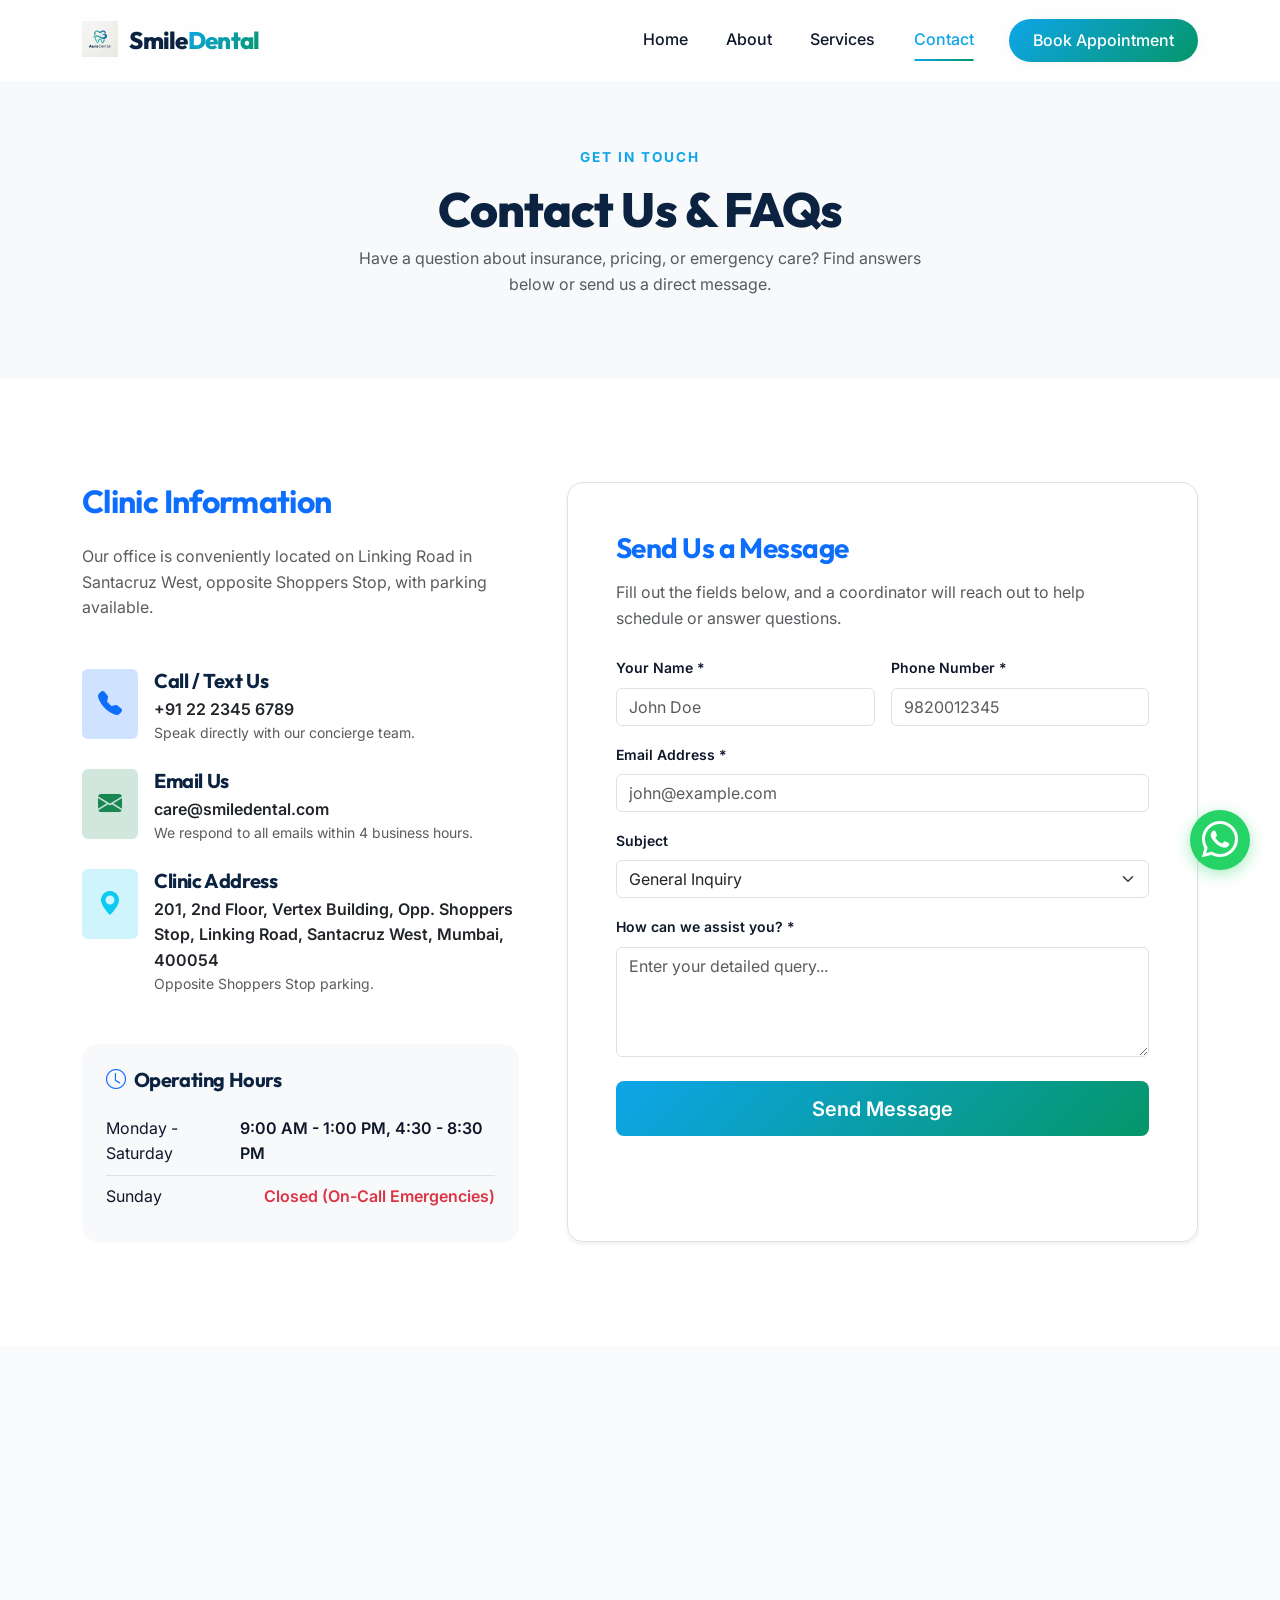
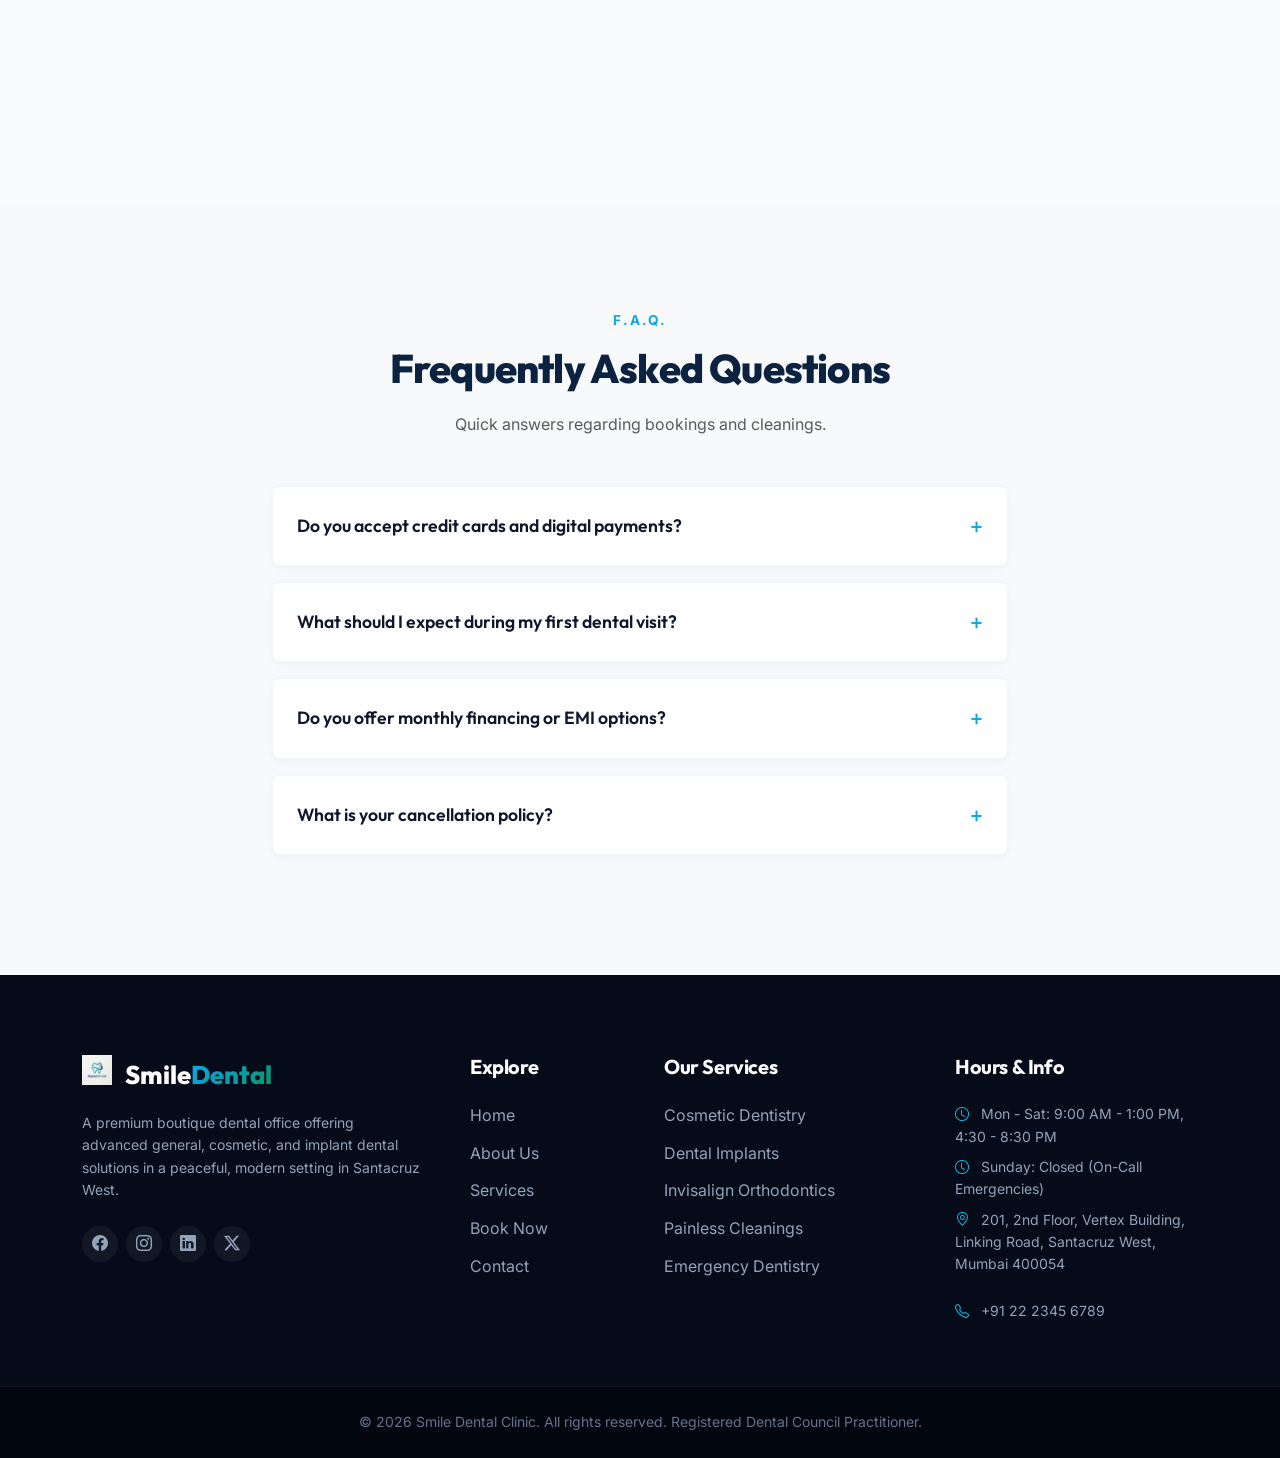
<file: contact.html>
<!DOCTYPE html>
<html lang="en">
<head>
  <meta charset="UTF-8">
  <meta name="viewport" content="width=device-width, initial-scale=1.0">
  <meta name="description" content="Get in touch with Smile Dental Clinic in Santacruz West, Mumbai. Find clinic hours, phone numbers, map directions, or review our FAQs.">
  <title>Contact & FAQ | Smile Dental Clinic</title>
  
  <!-- Bootstrap 5 CSS -->
  <link href="https://cdn.jsdelivr.net/npm/bootstrap@5.3.3/dist/css/bootstrap.min.css" rel="stylesheet">
  <!-- Bootstrap Icons -->
  <link href="https://cdn.jsdelivr.net/npm/bootstrap-icons@1.11.3/font/bootstrap-icons.min.css" rel="stylesheet">
  <!-- Custom CSS -->
  <link href="assets/css/style.css" rel="stylesheet">
</head>
<body>

  <!-- Navigation -->
  <nav class="navbar navbar-expand-lg navbar-glass fixed-top py-3">
    <div class="container">
      <a class="navbar-brand" href="index.html">
        <img src="assets/images/logo.png" alt="Smile Dental Clinic Logo" width="36" height="36" class="d-inline-block align-top me-2">
        Smile<span>Dental</span>
      </a>
      <button class="navbar-toggler" type="button" data-bs-toggle="collapse" data-bs-target="#navbarNav" aria-controls="navbarNav" aria-expanded="false" aria-label="Toggle navigation">
        <span class="navbar-toggler-icon"></span>
      </button>
      <div class="collapse navbar-collapse" id="navbarNav">
        <ul class="navbar-nav ms-auto align-items-center">
          <li class="nav-item"><a class="nav-link" href="index.html">Home</a></li>
          <li class="nav-item"><a class="nav-link" href="about.html">About</a></li>
          <li class="nav-item"><a class="nav-link" href="services.html">Services</a></li>
          <li class="nav-item"><a class="nav-link active" aria-current="page" href="contact.html">Contact</a></li>
          <li class="nav-item ms-lg-3 mt-3 mt-lg-0">
            <a class="btn btn-appointment" href="booking.html">Book Appointment</a>
          </li>
        </ul>
      </div>
    </div>
  </nav>

  <!-- Page Header -->
  <header class="section-padding text-center bg-light" style="padding-top: 9rem; padding-bottom: 4rem;">
    <div class="container">
      <span class="section-tag reveal-item" data-delay="100">Get in Touch</span>
      <h1 class="reveal-item" data-delay="200" style="font-size: 3rem; font-weight: 800;">Contact Us & FAQs</h1>
      <p class="text-muted max-width-md mx-auto reveal-item" data-delay="300" style="max-width: 600px;">Have a question about insurance, pricing, or emergency care? Find answers below or send us a direct message.</p>
    </div>
  </header>

  <!-- Contact details & message form -->
  <section class="section-padding bg-white">
    <div class="container">
      <div class="row g-5">
        <!-- Clinic Details -->
        <div class="col-lg-5 reveal-item" data-delay="100">
          <h2 class="fw-bold mb-4 text-primary">Clinic Information</h2>
          <p class="text-muted mb-5">Our office is conveniently located on Linking Road in Santacruz West, opposite Shoppers Stop, with parking available.</p>
          
          <div class="d-flex align-items-start gap-3 mb-4">
            <div class="bg-primary-subtle text-primary rounded p-3 fs-4">
              <i class="bi bi-telephone-fill"></i>
            </div>
            <div>
              <h5 class="fw-bold mb-1">Call / Text Us</h5>
              <p class="text-dark fw-semibold mb-0">+91 22 2345 6789</p>
              <p class="small text-muted mb-0">Speak directly with our concierge team.</p>
            </div>
          </div>

          <div class="d-flex align-items-start gap-3 mb-4">
            <div class="bg-success-subtle text-success rounded p-3 fs-4">
              <i class="bi bi-envelope-fill"></i>
            </div>
            <div>
              <h5 class="fw-bold mb-1">Email Us</h5>
              <p class="text-dark fw-semibold mb-0">care@smiledental.com</p>
              <p class="small text-muted mb-0">We respond to all emails within 4 business hours.</p>
            </div>
          </div>

          <div class="d-flex align-items-start gap-3 mb-4">
            <div class="bg-info-subtle text-info rounded p-3 fs-4">
              <i class="bi bi-geo-alt-fill"></i>
            </div>
            <div>
              <h5 class="fw-bold mb-1">Clinic Address</h5>
              <p class="text-dark fw-semibold mb-0">201, 2nd Floor, Vertex Building, Opp. Shoppers Stop, Linking Road, Santacruz West, Mumbai, 400054</p>
              <p class="small text-muted mb-0">Opposite Shoppers Stop parking.</p>
            </div>
          </div>

          <div class="mt-5 p-4 rounded-4 bg-light">
            <h5 class="fw-bold mb-3"><i class="bi bi-clock me-2 text-primary"></i>Operating Hours</h5>
            <div class="d-flex justify-content-between py-2 border-bottom">
              <span>Monday - Saturday</span>
              <span class="fw-semibold">9:00 AM - 1:00 PM, 4:30 - 8:30 PM</span>
            </div>
            <div class="d-flex justify-content-between py-2">
              <span>Sunday</span>
              <span class="text-danger fw-semibold">Closed (On-Call Emergencies)</span>
            </div>
          </div>
        </div>

        <!-- Messaging Form -->
        <div class="col-lg-7 reveal-item" data-delay="300">
          <div class="p-5 rounded-4 border shadow-sm h-100">
            <h3 class="fw-bold mb-3 text-primary">Send Us a Message</h3>
            <p class="text-muted mb-4">Fill out the fields below, and a coordinator will reach out to help schedule or answer questions.</p>
            
            <form id="contact-clinic-form" onsubmit="event.preventDefault(); alert('Your message has been successfully sent! A clinic coordinator will follow up shortly.'); this.reset();">
              <div class="row g-3">
                <div class="col-md-6">
                  <label for="contact-name" class="form-label small fw-semibold">Your Name *</label>
                  <input type="text" class="form-control" id="contact-name" placeholder="John Doe" required>
                </div>
                <div class="col-md-6">
                  <label for="contact-phone" class="form-label small fw-semibold">Phone Number *</label>
                  <input type="tel" class="form-control" id="contact-phone" placeholder="9820012345" required>
                </div>
                <div class="col-12">
                  <label for="contact-email" class="form-label small fw-semibold">Email Address *</label>
                  <input type="email" class="form-control" id="contact-email" placeholder="john@example.com" required>
                </div>
                <div class="col-12">
                  <label for="contact-subject" class="form-label small fw-semibold">Subject</label>
                  <select class="form-select" id="contact-subject">
                    <option value="general">General Inquiry</option>
                    <option value="insurance">Billing Questions</option>
                    <option value="emergency">Emergency Dental Care</option>
                    <option value="records">Transferring Dental Records</option>
                  </select>
                </div>
                <div class="col-12">
                  <label for="contact-message" class="form-label small fw-semibold">How can we assist you? *</label>
                  <textarea class="form-control" id="contact-message" rows="4" placeholder="Enter your detailed query..." required></textarea>
                </div>
                <div class="col-12 mt-4">
                  <button type="submit" class="btn btn-gradient w-100 btn-lg">Send Message</button>
                </div>
              </div>
            </form>
          </div>
        </div>
      </div>
    </div>
  </section>

  <!-- Interactive Map Section -->
  <section class="reveal-item" data-delay="100">
    <div class="w-100">
      <!-- Google Maps Embed Link to Vertex Building Santacruz West -->
      <iframe src="https://www.google.com/maps/embed?pb=!1m18!1m12!1m3!1d3770.83737525381!2d72.83405787595507!3d19.07198945209706!2m3!1f0!2f0!3f0!3m2!1i1024!2i768!4f13.1!3m3!1m2!1s0x3be7c96cf793d567%3A0xad526d1d4db48f10!2sVertex%20Building%2C%20Linking%20Rd%2C%20Santacruz%20West%2C%20Mumbai%2C%20Maharashtra%20400054!5e0!3m2!1sen!2sin!4v1717135000000!5m2!1sen!2sin" width="100%" height="450" style="border:0;" allowfullscreen="" loading="lazy" referrerpolicy="no-referrer-when-downgrade"></iframe>
    </div>
  </section>

  <!-- Interactive FAQ Section -->
  <section class="section-padding bg-light">
    <div class="container">
      <div class="text-center mb-5">
        <span class="section-tag reveal-item" data-delay="100">F.A.Q.</span>
        <h2 class="section-title reveal-item" data-delay="200">Frequently Asked Questions</h2>
        <p class="text-muted reveal-item" data-delay="300">Quick answers regarding bookings and cleanings.</p>
      </div>

      <div class="row justify-content-center">
        <div class="col-lg-8">
          <div class="accordion-group">
            
            <!-- FAQ 1 -->
            <div class="accordion-item-custom reveal-item" data-delay="100">
              <button class="accordion-header-btn collapsed" type="button" aria-expanded="false">
                Do you accept credit cards and digital payments?
              </button>
              <div class="accordion-body-custom">
                Yes! We support UPI payments (GPay, PhonePe, Paytm), major credit/debit cards (Visa, Mastercard, RuPay), and net banking through our billing platform and the Razorpay gateway.
              </div>
            </div>

            <!-- FAQ 2 -->
            <div class="accordion-item-custom reveal-item" data-delay="200">
              <button class="accordion-header-btn collapsed" type="button" aria-expanded="false">
                What should I expect during my first dental visit?
              </button>
              <div class="accordion-body-custom">
                Your first visit is a comprehensive evaluation. It includes digital low-radiation X-rays, a 3D scan of your teeth, a gum health review, and a detailed clinical discussion with Dr. Ramani or Dr. Pimpale.
              </div>
            </div>

            <!-- FAQ 3 -->
            <div class="accordion-item-custom reveal-item" data-delay="300">
              <button class="accordion-header-btn collapsed" type="button" aria-expanded="false">
                Do you offer monthly financing or EMI options?
              </button>
              <div class="accordion-body-custom">
                Yes, we offer zero-interest EMI financing options on credit cards and selective banking partners for major treatments like full dental implants or Invisalign aligner treatments.
              </div>
            </div>

            <!-- FAQ 4 -->
            <div class="accordion-item-custom reveal-item" data-delay="400">
              <button class="accordion-header-btn collapsed" type="button" aria-expanded="false">
                What is your cancellation policy?
              </button>
              <div class="accordion-body-custom">
                We request at least 24 hours' notice if you need to reschedule or cancel your appointment. Booking deposits are fully refundable if cancelled before this threshold.
              </div>
            </div>
            
          </div>
        </div>
      </div>
    </div>
  </section>

  <!-- Footer -->
  <footer class="footer-top">
    <div class="container">
      <div class="row g-5">
        <div class="col-lg-4">
          <a class="footer-logo mb-3 d-inline-block" href="index.html">
            <img src="assets/images/logo.png" alt="Smile Dental Clinic Logo" width="30" height="30" class="d-inline-block align-top me-2">
            Smile<span>Dental</span>
          </a>
          <p class="small text-muted-white text-opacity-75 mb-4">A premium boutique dental office offering advanced general, cosmetic, and implant dental solutions in a peaceful, modern setting in Santacruz West.</p>
          <div class="d-flex">
            <a href="#" class="social-icon-btn"><i class="bi bi-facebook"></i></a>
            <a href="#" class="social-icon-btn"><i class="bi bi-instagram"></i></a>
            <a href="#" class="social-icon-btn"><i class="bi bi-linkedin"></i></a>
            <a href="#" class="social-icon-btn"><i class="bi bi-twitter-x"></i></a>
          </div>
        </div>
        
        <div class="col-md-6 col-lg-2">
          <h5 class="text-white mb-4 fw-bold">Explore</h5>
          <ul class="list-unstyled">
            <li><a href="index.html" class="footer-link">Home</a></li>
            <li><a href="about.html" class="footer-link">About Us</a></li>
            <li><a href="services.html" class="footer-link">Services</a></li>
            <li><a href="booking.html" class="footer-link">Book Now</a></li>
            <li><a href="contact.html" class="footer-link">Contact</a></li>
          </ul>
        </div>
        
        <div class="col-md-6 col-lg-3">
          <h5 class="text-white mb-4 fw-bold">Our Services</h5>
          <ul class="list-unstyled">
            <li><a href="services.html" class="footer-link">Cosmetic Dentistry</a></li>
            <li><a href="services.html" class="footer-link">Dental Implants</a></li>
            <li><a href="services.html" class="footer-link">Invisalign Orthodontics</a></li>
            <li><a href="services.html" class="footer-link">Painless Cleanings</a></li>
            <li><a href="services.html" class="footer-link">Emergency Dentistry</a></li>
          </ul>
        </div>
        
        <div class="col-lg-3">
          <h5 class="text-white mb-4 fw-bold">Hours & Info</h5>
          <p class="small mb-2"><i class="bi bi-clock me-2 text-info"></i> Mon - Sat: 9:00 AM - 1:00 PM, 4:30 - 8:30 PM</p>
          <p class="small mb-2"><i class="bi bi-clock me-2 text-info"></i> Sunday: Closed (On-Call Emergencies)</p>
          <p class="small mb-4"><i class="bi bi-geo-alt me-2 text-info"></i> 201, 2nd Floor, Vertex Building, Linking Road, Santacruz West, Mumbai 400054</p>
          <p class="small mb-0"><i class="bi bi-telephone me-2 text-info"></i> +91 22 2345 6789</p>
        </div>
      </div>
    </div>
  </footer>
  <div class="footer-bottom text-center">
    <div class="container">
      <p class="small mb-0">&copy; 2026 Smile Dental Clinic. All rights reserved. Registered Dental Council Practitioner.</p>
    </div>
  </div>

  <!-- WhatsApp Widget Floating -->
  <a href="https://wa.me/919820012345?text=Hi%20Smile%20Dental%20Clinic,%20I'd%20like%20to%20inquire%20about%20booking%20an%20appointment." class="whatsapp-widget" target="_blank" title="Chat on WhatsApp">
    <i class="bi bi-whatsapp"></i>
  </a>

  <!-- Bootstrap 5 JS Bundle -->
  <script src="https://cdn.jsdelivr.net/npm/bootstrap@5.3.3/dist/js/bootstrap.bundle.min.js"></script>
  <!-- Custom JS -->
  <script src="assets/js/main.js"></script>
</body>
</html>
</file>
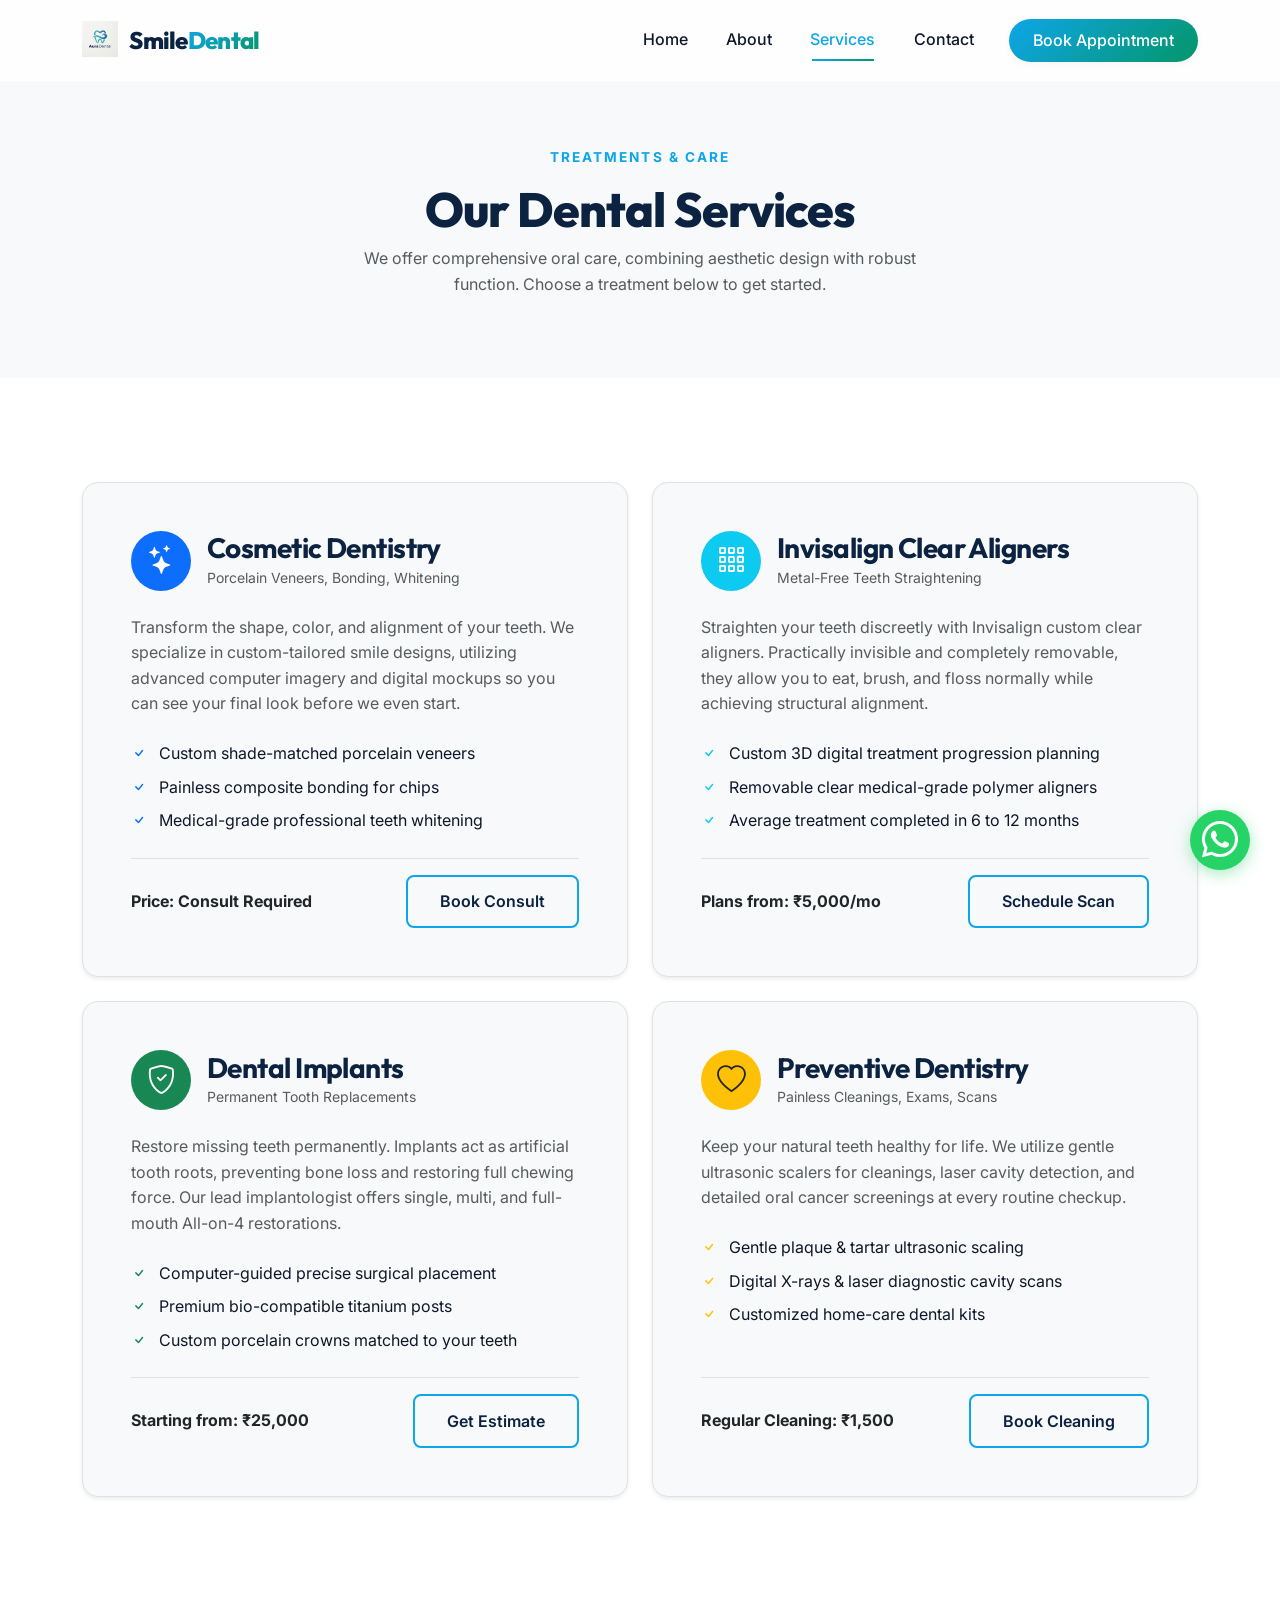
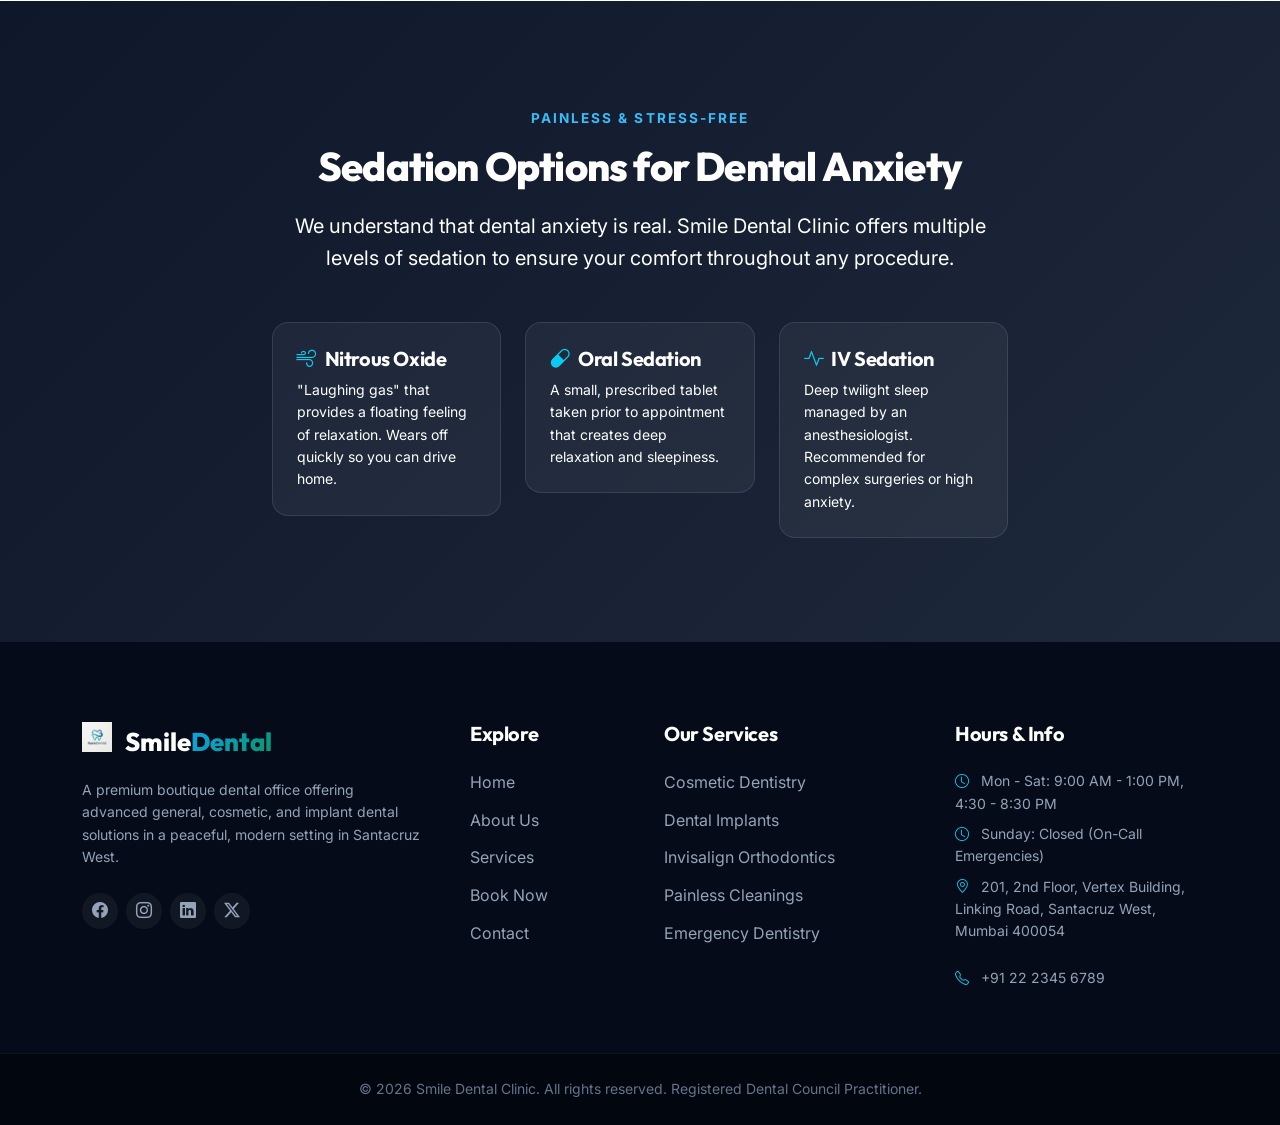
<file: services.html>
<!DOCTYPE html>
<html lang="en">
<head>
  <meta charset="UTF-8">
  <meta name="viewport" content="width=device-width, initial-scale=1.0">
  <meta name="description" content="Explore our dental services at Smile Dental Clinic. From routine cleanings and veneers to complex implants and Invisalign.">
  <title>Our Services | Smile Dental Clinic</title>
  
  <!-- Bootstrap 5 CSS -->
  <link href="https://cdn.jsdelivr.net/npm/bootstrap@5.3.3/dist/css/bootstrap.min.css" rel="stylesheet">
  <!-- Bootstrap Icons -->
  <link href="https://cdn.jsdelivr.net/npm/bootstrap-icons@1.11.3/font/bootstrap-icons.min.css" rel="stylesheet">
  <!-- Custom CSS -->
  <link href="assets/css/style.css" rel="stylesheet">
</head>
<body>

  <!-- Navigation -->
  <nav class="navbar navbar-expand-lg navbar-glass fixed-top py-3">
    <div class="container">
      <a class="navbar-brand" href="index.html">
        <img src="assets/images/logo.png" alt="Smile Dental Clinic Logo" width="36" height="36" class="d-inline-block align-top me-2">
        Smile<span>Dental</span>
      </a>
      <button class="navbar-toggler" type="button" data-bs-toggle="collapse" data-bs-target="#navbarNav" aria-controls="navbarNav" aria-expanded="false" aria-label="Toggle navigation">
        <span class="navbar-toggler-icon"></span>
      </button>
      <div class="collapse navbar-collapse" id="navbarNav">
        <ul class="navbar-nav ms-auto align-items-center">
          <li class="nav-item"><a class="nav-link" href="index.html">Home</a></li>
          <li class="nav-item"><a class="nav-link" href="about.html">About</a></li>
          <li class="nav-item"><a class="nav-link active" aria-current="page" href="services.html">Services</a></li>
          <li class="nav-item"><a class="nav-link" href="contact.html">Contact</a></li>
          <li class="nav-item ms-lg-3 mt-3 mt-lg-0">
            <a class="btn btn-appointment" href="booking.html">Book Appointment</a>
          </li>
        </ul>
      </div>
    </div>
  </nav>

  <!-- Page Header -->
  <header class="section-padding text-center bg-light" style="padding-top: 9rem; padding-bottom: 4rem;">
    <div class="container">
      <span class="section-tag reveal-item" data-delay="100">Treatments & Care</span>
      <h1 class="reveal-item" data-delay="200" style="font-size: 3rem; font-weight: 800;">Our Dental Services</h1>
      <p class="text-muted max-width-md mx-auto reveal-item" data-delay="300" style="max-width: 600px;">We offer comprehensive oral care, combining aesthetic design with robust function. Choose a treatment below to get started.</p>
    </div>
  </header>

  <!-- Services Grid -->
  <section class="section-padding bg-white">
    <div class="container">
      <div class="row g-4">
        <!-- Service 1: Cosmetic Smile Design -->
        <div class="col-lg-6 reveal-item" data-delay="100">
          <div class="p-5 rounded-4 shadow-sm border h-100 bg-light d-flex flex-column justify-content-between">
            <div>
              <div class="d-flex align-items-center gap-3 mb-4">
                <div class="bg-primary text-white rounded-circle d-flex align-items-center justify-content-center" style="width: 60px; height: 60px; font-size: 1.8rem;">
                  <i class="bi bi-stars"></i>
                </div>
                <div>
                  <h3 class="fw-bold mb-0">Cosmetic Dentistry</h3>
                  <span class="text-muted small">Porcelain Veneers, Bonding, Whitening</span>
                </div>
              </div>
              <p class="text-muted mb-4">
                Transform the shape, color, and alignment of your teeth. We specialize in custom-tailored smile designs, utilizing advanced computer imagery and digital mockups so you can see your final look before we even start.
              </p>
              <ul class="list-unstyled mb-4">
                <li class="mb-2"><i class="bi bi-check text-primary me-2 fw-bold"></i> Custom shade-matched porcelain veneers</li>
                <li class="mb-2"><i class="bi bi-check text-primary me-2 fw-bold"></i> Painless composite bonding for chips</li>
                <li class="mb-2"><i class="bi bi-check text-primary me-2 fw-bold"></i> Medical-grade professional teeth whitening</li>
              </ul>
            </div>
            <div>
              <div class="d-flex align-items-center justify-content-between pt-3 border-top">
                <span class="fw-bold text-dark">Price: Consult Required</span>
                <a href="booking.html" class="btn btn-outline-custom">Book Consult</a>
              </div>
            </div>
          </div>
        </div>

        <!-- Service 2: Invisalign & Orthodontics -->
        <div class="col-lg-6 reveal-item" data-delay="300">
          <div class="p-5 rounded-4 shadow-sm border h-100 bg-light d-flex flex-column justify-content-between">
            <div>
              <div class="d-flex align-items-center gap-3 mb-4">
                <div class="bg-info text-white rounded-circle d-flex align-items-center justify-content-center" style="width: 60px; height: 60px; font-size: 1.8rem;">
                  <i class="bi bi-grid-3x3-gap"></i>
                </div>
                <div>
                  <h3 class="fw-bold mb-0">Invisalign Clear Aligners</h3>
                  <span class="text-muted small">Metal-Free Teeth Straightening</span>
                </div>
              </div>
              <p class="text-muted mb-4">
                Straighten your teeth discreetly with Invisalign custom clear aligners. Practically invisible and completely removable, they allow you to eat, brush, and floss normally while achieving structural alignment.
              </p>
              <ul class="list-unstyled mb-4">
                <li class="mb-2"><i class="bi bi-check text-info me-2 fw-bold"></i> Custom 3D digital treatment progression planning</li>
                <li class="mb-2"><i class="bi bi-check text-info me-2 fw-bold"></i> Removable clear medical-grade polymer aligners</li>
                <li class="mb-2"><i class="bi bi-check text-info me-2 fw-bold"></i> Average treatment completed in 6 to 12 months</li>
              </ul>
            </div>
            <div>
              <div class="d-flex align-items-center justify-content-between pt-3 border-top">
                <span class="fw-bold text-dark">Plans from: ₹5,000/mo</span>
                <a href="booking.html" class="btn btn-outline-custom">Schedule Scan</a>
              </div>
            </div>
          </div>
        </div>

        <!-- Service 3: Dental Implants -->
        <div class="col-lg-6 reveal-item" data-delay="100">
          <div class="p-5 rounded-4 shadow-sm border h-100 bg-light d-flex flex-column justify-content-between">
            <div>
              <div class="d-flex align-items-center gap-3 mb-4">
                <div class="bg-success text-white rounded-circle d-flex align-items-center justify-content-center" style="width: 60px; height: 60px; font-size: 1.8rem;">
                  <i class="bi bi-shield-check"></i>
                </div>
                <div>
                  <h3 class="fw-bold mb-0">Dental Implants</h3>
                  <span class="text-muted small">Permanent Tooth Replacements</span>
                </div>
              </div>
              <p class="text-muted mb-4">
                Restore missing teeth permanently. Implants act as artificial tooth roots, preventing bone loss and restoring full chewing force. Our lead implantologist offers single, multi, and full-mouth All-on-4 restorations.
              </p>
              <ul class="list-unstyled mb-4">
                <li class="mb-2"><i class="bi bi-check text-success me-2 fw-bold"></i> Computer-guided precise surgical placement</li>
                <li class="mb-2"><i class="bi bi-check text-success me-2 fw-bold"></i> Premium bio-compatible titanium posts</li>
                <li class="mb-2"><i class="bi bi-check text-success me-2 fw-bold"></i> Custom porcelain crowns matched to your teeth</li>
              </ul>
            </div>
            <div>
              <div class="d-flex align-items-center justify-content-between pt-3 border-top">
                <span class="fw-bold text-dark">Starting from: ₹25,000</span>
                <a href="booking.html" class="btn btn-outline-custom">Get Estimate</a>
              </div>
            </div>
          </div>
        </div>

        <!-- Service 4: Painless Preventive Care -->
        <div class="col-lg-6 reveal-item" data-delay="300">
          <div class="p-5 rounded-4 shadow-sm border h-100 bg-light d-flex flex-column justify-content-between">
            <div>
              <div class="d-flex align-items-center gap-3 mb-4">
                <div class="bg-warning text-dark rounded-circle d-flex align-items-center justify-content-center" style="width: 60px; height: 60px; font-size: 1.8rem;">
                  <i class="bi bi-heart"></i>
                </div>
                <div>
                  <h3 class="fw-bold mb-0">Preventive Dentistry</h3>
                  <span class="text-muted small">Painless Cleanings, Exams, Scans</span>
                </div>
              </div>
              <p class="text-muted mb-4">
                Keep your natural teeth healthy for life. We utilize gentle ultrasonic scalers for cleanings, laser cavity detection, and detailed oral cancer screenings at every routine checkup.
              </p>
              <ul class="list-unstyled mb-4">
                <li class="mb-2"><i class="bi bi-check text-warning me-2 fw-bold"></i> Gentle plaque & tartar ultrasonic scaling</li>
                <li class="mb-2"><i class="bi bi-check text-warning me-2 fw-bold"></i> Digital X-rays & laser diagnostic cavity scans</li>
                <li class="mb-2"><i class="bi bi-check text-warning me-2 fw-bold"></i> Customized home-care dental kits</li>
              </ul>
            </div>
            <div>
              <div class="d-flex align-items-center justify-content-between pt-3 border-top">
                <span class="fw-bold text-dark">Regular Cleaning: ₹1,500</span>
                <a href="booking.html" class="btn btn-outline-custom">Book Cleaning</a>
              </div>
            </div>
          </div>
        </div>
      </div>
    </div>
  </section>

  <!-- Custom Sedation Feature -->
  <section class="section-padding bg-dark-premium text-white">
    <div class="container text-center">
      <div class="row justify-content-center">
        <div class="col-lg-8">
          <span class="section-tag" style="color: #38bdf8;">Painless & Stress-Free</span>
          <h2 class="section-title text-white">Sedation Options for Dental Anxiety</h2>
          <p class="text-muted-white text-opacity-75 mb-5 fs-5">We understand that dental anxiety is real. Smile Dental Clinic offers multiple levels of sedation to ensure your comfort throughout any procedure.</p>
          <div class="row g-4 text-start">
            <div class="col-md-4">
              <div class="p-4 rounded-4" style="background: rgba(255,255,255,0.05); border: 1px solid rgba(255,255,255,0.1);">
                <h5 class="fw-bold text-white"><i class="bi bi-wind text-info me-2"></i>Nitrous Oxide</h5>
                <p class="small text-muted-white text-opacity-75 mb-0">"Laughing gas" that provides a floating feeling of relaxation. Wears off quickly so you can drive home.</p>
              </div>
            </div>
            <div class="col-md-4">
              <div class="p-4 rounded-4" style="background: rgba(255,255,255,0.05); border: 1px solid rgba(255,255,255,0.1);">
                <h5 class="fw-bold text-white"><i class="bi bi-capsule text-info me-2"></i>Oral Sedation</h5>
                <p class="small text-muted-white text-opacity-75 mb-0">A small, prescribed tablet taken prior to appointment that creates deep relaxation and sleepiness.</p>
              </div>
            </div>
            <div class="col-md-4">
              <div class="p-4 rounded-4" style="background: rgba(255,255,255,0.05); border: 1px solid rgba(255,255,255,0.1);">
                <h5 class="fw-bold text-white"><i class="bi bi-activity text-info me-2"></i>IV Sedation</h5>
                <p class="small text-muted-white text-opacity-75 mb-0">Deep twilight sleep managed by an anesthesiologist. Recommended for complex surgeries or high anxiety.</p>
              </div>
            </div>
          </div>
        </div>
      </div>
    </div>
  </section>

  <!-- Footer -->
  <footer class="footer-top">
    <div class="container">
      <div class="row g-5">
        <div class="col-lg-4">
          <a class="footer-logo mb-3 d-inline-block" href="index.html">
            <img src="assets/images/logo.png" alt="Smile Dental Clinic Logo" width="30" height="30" class="d-inline-block align-top me-2">
            Smile<span>Dental</span>
          </a>
          <p class="small text-muted-white text-opacity-75 mb-4">A premium boutique dental office offering advanced general, cosmetic, and implant dental solutions in a peaceful, modern setting in Santacruz West.</p>
          <div class="d-flex">
            <a href="#" class="social-icon-btn"><i class="bi bi-facebook"></i></a>
            <a href="#" class="social-icon-btn"><i class="bi bi-instagram"></i></a>
            <a href="#" class="social-icon-btn"><i class="bi bi-linkedin"></i></a>
            <a href="#" class="social-icon-btn"><i class="bi bi-twitter-x"></i></a>
          </div>
        </div>
        
        <div class="col-md-6 col-lg-2">
          <h5 class="text-white mb-4 fw-bold">Explore</h5>
          <ul class="list-unstyled">
            <li><a href="index.html" class="footer-link">Home</a></li>
            <li><a href="about.html" class="footer-link">About Us</a></li>
            <li><a href="services.html" class="footer-link">Services</a></li>
            <li><a href="booking.html" class="footer-link">Book Now</a></li>
            <li><a href="contact.html" class="footer-link">Contact</a></li>
          </ul>
        </div>
        
        <div class="col-md-6 col-lg-3">
          <h5 class="text-white mb-4 fw-bold">Our Services</h5>
          <ul class="list-unstyled">
            <li><a href="services.html" class="footer-link">Cosmetic Dentistry</a></li>
            <li><a href="services.html" class="footer-link">Dental Implants</a></li>
            <li><a href="services.html" class="footer-link">Invisalign Orthodontics</a></li>
            <li><a href="services.html" class="footer-link">Painless Cleanings</a></li>
            <li><a href="services.html" class="footer-link">Emergency Dentistry</a></li>
          </ul>
        </div>
        
        <div class="col-lg-3">
          <h5 class="text-white mb-4 fw-bold">Hours & Info</h5>
          <p class="small mb-2"><i class="bi bi-clock me-2 text-info"></i> Mon - Sat: 9:00 AM - 1:00 PM, 4:30 - 8:30 PM</p>
          <p class="small mb-2"><i class="bi bi-clock me-2 text-info"></i> Sunday: Closed (On-Call Emergencies)</p>
          <p class="small mb-4"><i class="bi bi-geo-alt me-2 text-info"></i> 201, 2nd Floor, Vertex Building, Linking Road, Santacruz West, Mumbai 400054</p>
          <p class="small mb-0"><i class="bi bi-telephone me-2 text-info"></i> +91 22 2345 6789</p>
        </div>
      </div>
    </div>
  </footer>
  <div class="footer-bottom text-center">
    <div class="container">
      <p class="small mb-0">&copy; 2026 Smile Dental Clinic. All rights reserved. Registered Dental Council Practitioner.</p>
    </div>
  </div>

  <!-- WhatsApp Widget Floating -->
  <a href="https://wa.me/919820012345?text=Hi%20Smile%20Dental%20Clinic,%20I'd%20like%20to%20inquire%20about%20booking%20an%20appointment." class="whatsapp-widget" target="_blank" title="Chat on WhatsApp">
    <i class="bi bi-whatsapp"></i>
  </a>

  <!-- Bootstrap 5 JS Bundle -->
  <script src="https://cdn.jsdelivr.net/npm/bootstrap@5.3.3/dist/js/bootstrap.bundle.min.js"></script>
  <!-- Custom JS -->
  <script src="assets/js/main.js"></script>
</body>
</html>
</file>
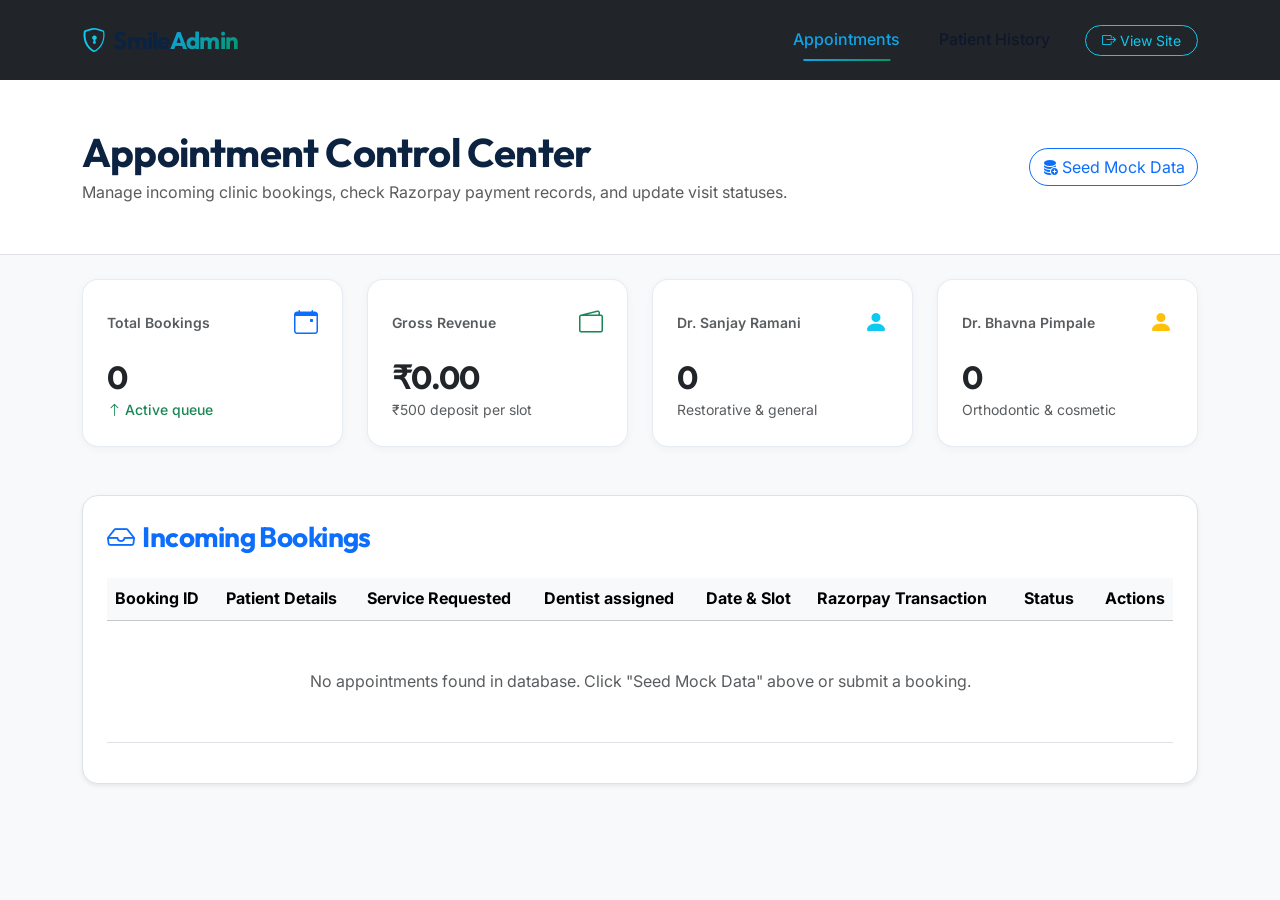
<file: admin/dashboard.html>
<!DOCTYPE html>
<html lang="en">
<head>
  <meta charset="UTF-8">
  <meta name="viewport" content="width=device-width, initial-scale=1.0">
  <title>Admin Dashboard | Smile Dental Clinic</title>
  
  <!-- Bootstrap 5 CSS -->
  <link href="https://cdn.jsdelivr.net/npm/bootstrap@5.3.3/dist/css/bootstrap.min.css" rel="stylesheet">
  <!-- Bootstrap Icons -->
  <link href="https://cdn.jsdelivr.net/npm/bootstrap-icons@1.11.3/font/bootstrap-icons.min.css" rel="stylesheet">
  <!-- Custom CSS (pointing to relative root) -->
  <link href="../assets/css/style.css" rel="stylesheet">
</head>
<body class="bg-light">

  <!-- Admin Nav -->
  <nav class="navbar navbar-expand-lg navbar-dark bg-dark py-3">
    <div class="container">
      <a class="navbar-brand text-white fw-bold" href="../index.html">
        <i class="bi bi-shield-lock me-2 text-info"></i>Smile<span>Admin</span>
      </a>
      <div class="collapse navbar-collapse" id="adminNav">
        <ul class="navbar-nav ms-auto align-items-center">
          <li class="nav-item"><a class="nav-link text-white active" href="dashboard.html">Appointments</a></li>
          <li class="nav-item"><a class="nav-link text-white-50" href="history.html">Patient History</a></li>
          <li class="nav-item ms-lg-3">
            <a class="btn btn-outline-info btn-sm rounded-pill px-3" href="../index.html"><i class="bi bi-box-arrow-right me-1"></i>View Site</a>
          </li>
        </ul>
      </div>
    </div>
  </nav>

  <!-- Dashboard Overview Header -->
  <header class="py-5 bg-white border-bottom mb-4">
    <div class="container">
      <div class="d-flex flex-column flex-md-row justify-content-between align-items-start align-items-md-center gap-3">
        <div>
          <h1 class="fw-bold mb-1">Appointment Control Center</h1>
          <p class="text-muted mb-0">Manage incoming clinic bookings, check Razorpay payment records, and update visit statuses.</p>
        </div>
        <button onclick="seedMockData()" class="btn btn-outline-primary rounded-pill"><i class="bi bi-database-fill-add me-1"></i>Seed Mock Data</button>
      </div>
    </div>
  </header>

  <!-- Metrics Grid -->
  <section class="mb-5">
    <div class="container">
      <div class="row g-4">
        <div class="col-md-6 col-lg-3">
          <div class="admin-card">
            <div class="d-flex align-items-center justify-content-between mb-3">
              <span class="text-muted small fw-semibold uppercase">Total Bookings</span>
              <div class="fs-4 text-primary"><i class="bi bi-calendar-event"></i></div>
            </div>
            <h2 class="fw-bold mb-0 text-dark" id="metric-total">0</h2>
            <span class="small text-success fw-medium"><i class="bi bi-arrow-up me-1"></i>Active queue</span>
          </div>
        </div>
        <div class="col-md-6 col-lg-3">
          <div class="admin-card">
            <div class="d-flex align-items-center justify-content-between mb-3">
              <span class="text-muted small fw-semibold uppercase">Gross Revenue</span>
              <div class="fs-4 text-success"><i class="bi bi-wallet2"></i></div>
            </div>
            <h2 class="fw-bold mb-0 text-dark" id="metric-revenue">₹0.00</h2>
            <span class="small text-muted">₹500 deposit per slot</span>
          </div>
        </div>
        <div class="col-md-6 col-lg-3">
          <div class="admin-card">
            <div class="d-flex align-items-center justify-content-between mb-3">
              <span class="text-muted small fw-semibold uppercase">Dr. Sanjay Ramani</span>
              <div class="fs-4 text-info"><i class="bi bi-person-fill"></i></div>
            </div>
            <h2 class="fw-bold mb-0 text-dark" id="metric-ramani">0</h2>
            <span class="small text-muted">Restorative & general</span>
          </div>
        </div>
        <div class="col-md-6 col-lg-3">
          <div class="admin-card">
            <div class="d-flex align-items-center justify-content-between mb-3">
              <span class="text-muted small fw-semibold uppercase">Dr. Bhavna Pimpale</span>
              <div class="fs-4 text-warning"><i class="bi bi-person-fill"></i></div>
            </div>
            <h2 class="fw-bold mb-0 text-dark" id="metric-pimpale">0</h2>
            <span class="small text-muted">Orthodontic & cosmetic</span>
          </div>
        </div>
      </div>
    </div>
  </section>

  <!-- Appointments Inbox -->
  <section class="pb-5">
    <div class="container">
      <div class="p-4 bg-white border rounded-4 shadow-sm">
        <h3 class="fw-bold text-primary mb-4"><i class="bi bi-inbox me-2"></i>Incoming Bookings</h3>
        <div class="table-responsive">
          <table class="table align-middle table-hover">
            <thead class="table-light">
              <tr>
                <th>Booking ID</th>
                <th>Patient Details</th>
                <th>Service Requested</th>
                <th>Dentist assigned</th>
                <th>Date & Slot</th>
                <th>Razorpay Transaction</th>
                <th>Status</th>
                <th class="text-end">Actions</th>
              </tr>
            </thead>
            <tbody id="admin-appointments-tbody">
              <tr>
                <td colspan="8" class="text-center py-5 text-muted">No appointments found in database. Click "Seed Mock Data" above or submit a booking.</td>
              </tr>
            </tbody>
          </table>
        </div>
      </div>
    </div>
  </section>

  <!-- Core Dashboard Handler Script -->
  <script>
    document.addEventListener('DOMContentLoaded', () => {
      loadAppointments();
    });

    function loadAppointments() {
      const appointments = JSON.parse(localStorage.getItem('appointments') || '[]');
      const tbody = document.getElementById('admin-appointments-tbody');
      
      if (appointments.length === 0) {
        tbody.innerHTML = `<tr><td colspan="8" class="text-center py-5 text-muted">No appointments found in database. Click "Seed Mock Data" above or submit a booking.</td></tr>`;
        updateMetrics([]);
        return;
      }

      // Sort: newest created first
      appointments.reverse();

      tbody.innerHTML = '';
      appointments.forEach(app => {
        let doctorName = app.doctorName;
        let serviceName = app.serviceName;
        
        let statusBadge = '';
        if (app.bookingStatus === 'scheduled') {
          statusBadge = '<span class="badge bg-warning text-dark px-3 py-2 rounded-pill"><i class="bi bi-clock me-1"></i>Scheduled</span>';
        } else if (app.bookingStatus === 'completed') {
          statusBadge = '<span class="badge bg-success px-3 py-2 rounded-pill"><i class="bi bi-check-circle me-1"></i>Attended</span>';
        } else if (app.bookingStatus === 'cancelled') {
          statusBadge = '<span class="badge bg-danger px-3 py-2 rounded-pill"><i class="bi bi-x-circle me-1"></i>Cancelled</span>';
        }

        const tr = document.createElement('tr');
        tr.innerHTML = `
          <td><strong>${app.id}</strong><div class="small text-muted" style="font-size:0.75rem;">${app.created_at || 'Offline'}</div></td>
          <td>
            <div class="fw-bold">${app.patientName}</div>
            <div class="small text-muted"><i class="bi bi-telephone me-1"></i>${app.patientPhone}</div>
            <div class="small text-muted" style="font-size:0.75rem;"><i class="bi bi-envelope me-1"></i>${app.patientEmail}</div>
          </td>
          <td><span class="badge bg-primary-subtle text-primary py-2 px-3 rounded-2">${serviceName}</span></td>
          <td>${doctorName}</td>
          <td>
            <div class="fw-bold text-success">${app.date}</div>
            <div class="small text-muted font-monospace">${app.timeSlot}</div>
          </td>
          <td>
            <div class="small text-dark font-monospace fw-semibold">${app.paymentId || 'pay_test_0000'}</div>
            <span class="badge bg-success-subtle text-success" style="font-size:0.75rem;">Paid ₹500</span>
          </td>
          <td>${statusBadge}</td>
          <td class="text-end">
            <div class="dropdown d-inline-block">
              <button class="btn btn-outline-secondary btn-sm dropdown-toggle rounded-pill px-3" type="button" data-bs-toggle="dropdown" aria-expanded="false">
                Action
              </button>
              <ul class="dropdown-menu dropdown-menu-end shadow border-0">
                <li><a class="dropdown-item" href="#" onclick="updateStatus('${app.id}', 'completed')"><i class="bi bi-check2 text-success me-2"></i>Mark Attended</a></li>
                <li><a class="dropdown-item" href="#" onclick="updateStatus('${app.id}', 'cancelled')"><i class="bi bi-trash3 text-danger me-2"></i>Cancel Booking</a></li>
                <li><hr class="dropdown-divider"></li>
                <li><a class="dropdown-item" href="history.html?phone=${app.patientPhone}"><i class="bi bi-journal-medical text-primary me-2"></i>Patient History</a></li>
              </ul>
            </div>
          </td>
        `;
        tbody.appendChild(tr);
      });

      updateMetrics(appointments);
    }

    function updateStatus(bookingId, status) {
      const appointments = JSON.parse(localStorage.getItem('appointments') || '[]');
      const targetIndex = appointments.findIndex(app => app.id === bookingId);
      if (targetIndex !== -1) {
        appointments[targetIndex].bookingStatus = status;
        localStorage.setItem('appointments', JSON.stringify(appointments));
        loadAppointments();
      }
    }

    function updateMetrics(appointments) {
      document.getElementById('metric-total').innerText = appointments.length;
      
      // Calculate revenue (₹500 per booking)
      const revenue = appointments.length * 500;
      document.getElementById('metric-revenue').innerText = '₹' + revenue.toLocaleString('en-IN') + '.00';

      // Count doctor workloads
      let ramaniCount = 0;
      let pimpaleCount = 0;
      appointments.forEach(app => {
        if (app.doctor === 'dr-ramani') ramaniCount++;
        else if (app.doctor === 'dr-pimpale') pimpaleCount++;
      });
      document.getElementById('metric-ramani').innerText = ramaniCount;
      document.getElementById('metric-pimpale').innerText = pimpaleCount;
    }

    function seedMockData() {
      const mockData = [
        {
          id: 'APT-871234',
          patientName: 'Arjun Singhania',
          patientPhone: '9820098765',
          patientEmail: 'arjun.singhania@gmail.com',
          service: 'implants',
          serviceName: 'Dental Implants',
          doctor: 'dr-ramani',
          doctorName: 'Dr. Sanjay Ramani',
          date: '2026-06-02',
          timeSlot: '11:00 AM',
          patientNotes: 'Need tooth extraction consult and implant feasibility.',
          paymentId: 'pay_K2J8H39K10',
          paymentStatus: 'Paid via Razorpay',
          bookingStatus: 'scheduled',
          created_at: '30/05/2026, 04:30 PM'
        },
        {
          id: 'APT-112390',
          patientName: 'Nisha Kapur',
          patientPhone: '9819922334',
          patientEmail: 'nisha.k@yahoo.com',
          service: 'cosmetic',
          serviceName: 'Cosmetic Consultation',
          doctor: 'dr-pimpale',
          doctorName: 'Dr. Bhavna Pimpale',
          date: '2026-06-03',
          timeSlot: '02:30 PM',
          patientNotes: 'Inquiring about porcelain veneers for alignment correction.',
          paymentId: 'pay_M93JK2J811',
          paymentStatus: 'Paid via Razorpay',
          bookingStatus: 'scheduled',
          created_at: '31/05/2026, 10:15 AM'
        },
        {
          id: 'APT-448201',
          patientName: 'Amit Deshmukh',
          patientPhone: '9821098210',
          patientEmail: 'amit.d@outlook.com',
          service: 'preventive',
          serviceName: 'Preventive Dentistry',
          doctor: 'dr-ramani',
          doctorName: 'Dr. Sanjay Ramani',
          date: '2026-05-30',
          timeSlot: '10:00 AM',
          patientNotes: 'Routine cleaning checkup.',
          paymentId: 'pay_O029JKD191',
          paymentStatus: 'Paid via Razorpay',
          bookingStatus: 'completed',
          created_at: '29/05/2026, 11:20 AM'
        }
      ];

      localStorage.setItem('appointments', JSON.stringify(mockData));

      // Also seed some patient histories for testing
      const mockHistory = {
        '9821098210': [
          {
            visit_date: '30/05/2026',
            diagnostics: 'Minor calculus deposit behind lower incisors.',
            treatment_provided: 'Full mouth ultrasonic scaling and polishing. Prescribed fluoride paste.',
            cost_charged: '1500',
            doctor_signature: 'Dr. Sanjay Ramani'
          }
        ]
      };
      localStorage.setItem('patient_histories', JSON.stringify(mockHistory));

      alert('Mock data seeded successfully! Reloading...');
      loadAppointments();
    }
  </script>

  <!-- Bootstrap 5 JS Bundle -->
  <script src="https://cdn.jsdelivr.net/npm/bootstrap@5.3.3/dist/js/bootstrap.bundle.min.js"></script>
</body>
</html>
</file>
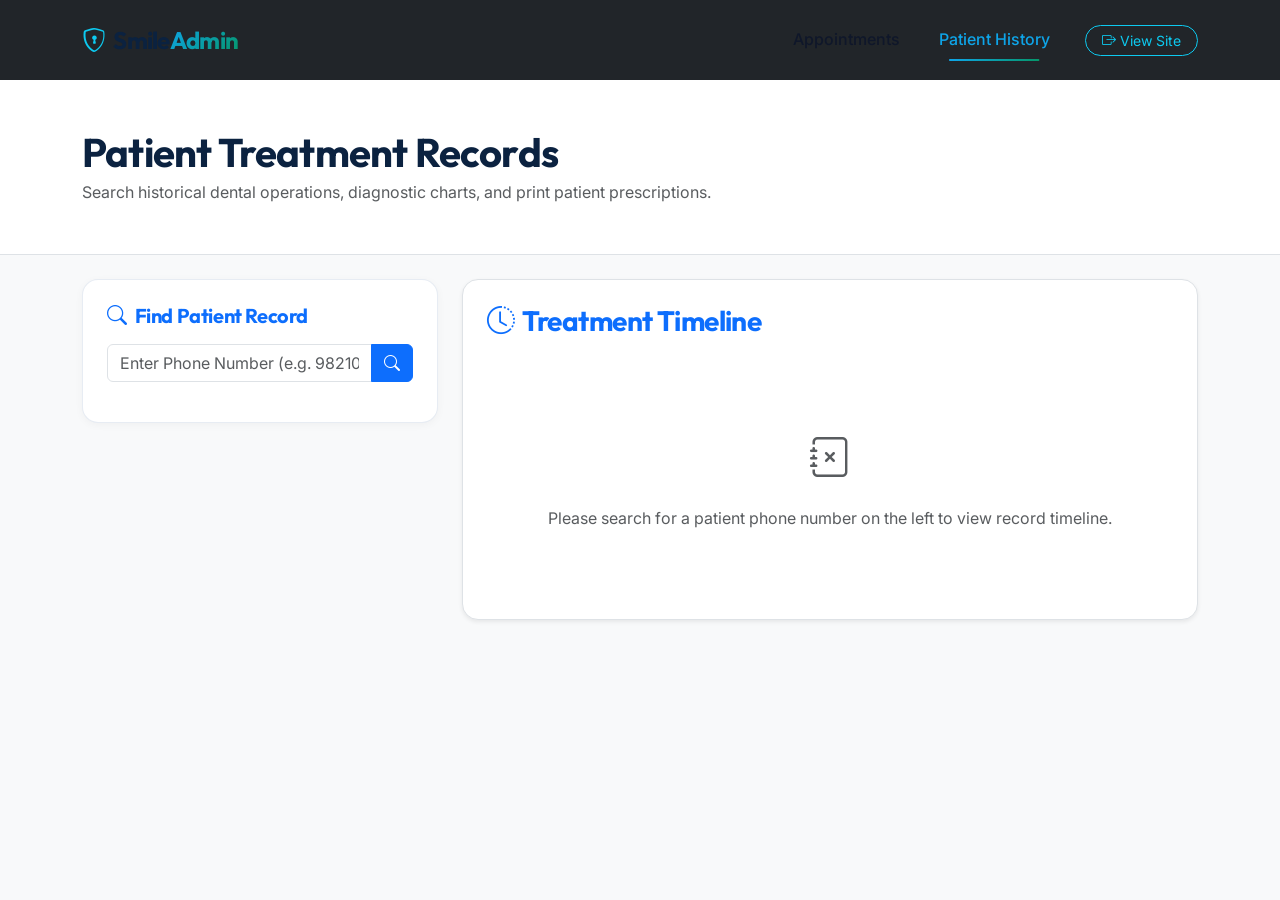
<file: admin/history.html>
<!DOCTYPE html>
<html lang="en">
<head>
  <meta charset="UTF-8">
  <meta name="viewport" content="width=device-width, initial-scale=1.0">
  <title>Patient Medical History | Smile Dental Clinic</title>
  
  <!-- Bootstrap 5 CSS -->
  <link href="https://cdn.jsdelivr.net/npm/bootstrap@5.3.3/dist/css/bootstrap.min.css" rel="stylesheet">
  <!-- Bootstrap Icons -->
  <link href="https://cdn.jsdelivr.net/npm/bootstrap-icons@1.11.3/font/bootstrap-icons.min.css" rel="stylesheet">
  <!-- Custom CSS -->
  <link href="../assets/css/style.css" rel="stylesheet">
</head>
<body class="bg-light">

  <!-- Admin Nav -->
  <nav class="navbar navbar-expand-lg navbar-dark bg-dark py-3">
    <div class="container">
      <a class="navbar-brand text-white fw-bold" href="../index.html">
        <i class="bi bi-shield-lock me-2 text-info"></i>Smile<span>Admin</span>
      </a>
      <div class="collapse navbar-collapse" id="adminNav">
        <ul class="navbar-nav ms-auto align-items-center">
          <li class="nav-item"><a class="nav-link text-white-50" href="dashboard.html">Appointments</a></li>
          <li class="nav-item"><a class="nav-link text-white active" href="history.html">Patient History</a></li>
          <li class="nav-item ms-lg-3">
            <a class="btn btn-outline-info btn-sm rounded-pill px-3" href="../index.html"><i class="bi bi-box-arrow-right me-1"></i>View Site</a>
          </li>
        </ul>
      </div>
    </div>
  </nav>

  <!-- Page Header -->
  <header class="py-5 bg-white border-bottom mb-4">
    <div class="container">
      <h1 class="fw-bold mb-1">Patient Treatment Records</h1>
      <p class="text-muted mb-0">Search historical dental operations, diagnostic charts, and print patient prescriptions.</p>
    </div>
  </header>

  <main class="pb-5">
    <div class="container">
      <div class="row g-4">
        <!-- Search & Info Panel -->
        <div class="col-lg-4">
          <div class="admin-card mb-4">
            <h5 class="fw-bold mb-3 text-primary"><i class="bi bi-search me-2"></i>Find Patient Record</h5>
            <form id="search-patient-form">
              <div class="input-group mb-3">
                <input type="text" id="search-phone" class="form-control" placeholder="Enter Phone Number (e.g. 9821098210)" required>
                <button class="btn btn-primary" type="submit"><i class="bi bi-search"></i></button>
              </div>
            </form>
          </div>

          <!-- Patient Summary Card (Hidden by default, shown when record exists) -->
          <div id="patient-info-card" class="admin-card bg-white" style="display: none;">
            <h5 class="fw-bold mb-3 border-bottom pb-2 text-primary"><i class="bi bi-person-badge me-2"></i>Patient Profile</h5>
            <p class="mb-1"><span class="text-muted small">Name:</span> <strong class="d-block" id="profile-name">-</strong></p>
            <p class="mb-1"><span class="text-muted small">Phone:</span> <strong class="d-block" id="profile-phone">-</strong></p>
            <p class="mb-3"><span class="text-muted small">Email:</span> <strong class="d-block" id="profile-email">-</strong></p>
            <hr>
            <button class="btn btn-gradient w-100" data-bs-toggle="collapse" data-bs-target="#newRecordFormContainer"><i class="bi bi-plus-circle me-1"></i>Add Visit Log</button>
          </div>
        </div>

        <!-- Timeline & Entry Column -->
        <div class="col-lg-8">
          <!-- Add Record Form (Collapsible) -->
          <div class="collapse mb-4" id="newRecordFormContainer">
            <div class="p-4 bg-white border rounded-4 shadow-sm">
              <h4 class="fw-bold text-primary mb-3"><i class="bi bi-file-earmark-medical me-2"></i>New Treatment Entry</h4>
              
              <form id="new-history-form">
                <div class="row g-3">
                  <div class="col-sm-6">
                    <label for="history-date" class="form-label small fw-semibold">Visit Date *</label>
                    <input type="date" class="form-control" id="history-date" required>
                  </div>
                  <div class="col-sm-6">
                    <label for="history-doctor" class="form-label small fw-semibold">Attending Doctor *</label>
                    <select class="form-select" id="history-doctor" required>
                      <option value="Dr. Sanjay Ramani">Dr. Sanjay Ramani</option>
                      <option value="Dr. Bhavna Pimpale">Dr. Bhavna Pimpale</option>
                    </select>
                  </div>
                  <div class="col-12">
                    <label for="history-diagnostics" class="form-label small fw-semibold">Diagnostic Findings / Notes</label>
                    <textarea class="form-control" id="history-diagnostics" rows="2" placeholder="e.g. Mild decay in lower molar..."></textarea>
                  </div>
                  <div class="col-12">
                    <label for="history-treatment" class="form-label small fw-semibold">Treatment Provided *</label>
                    <input type="text" class="form-control" id="history-treatment" placeholder="e.g. Laser filling, Cleaning, veneers setup..." required>
                  </div>
                  <div class="col-sm-6">
                    <label for="history-cost" class="form-label small fw-semibold">Cost Charged (INR ₹) *</label>
                    <input type="number" class="form-control" id="history-cost" placeholder="e.g. 2500" required>
                  </div>
                  <div class="col-sm-6">
                    <label for="history-prescriptions" class="form-label small fw-semibold">Prescriptions / After-Care</label>
                    <input type="text" class="form-control" id="history-prescriptions" placeholder="e.g. Painkiller twice daily for 3 days">
                  </div>
                  <div class="col-12 text-end mt-4">
                    <button type="button" class="btn btn-outline-secondary me-2" data-bs-toggle="collapse" data-bs-target="#newRecordFormContainer">Cancel</button>
                    <button type="submit" class="btn btn-gradient px-4">Save Entry</button>
                  </div>
                </div>
              </form>
            </div>
          </div>

          <!-- History Timeline -->
          <div class="p-4 bg-white border rounded-4 shadow-sm">
            <h3 class="fw-bold text-primary mb-4"><i class="bi bi-clock-history me-2"></i>Treatment Timeline</h3>
            <div id="timeline-container" class="py-3">
              <div class="text-center py-5 text-muted">
                <i class="bi bi-journal-x fs-1 d-block mb-3"></i>
                Please search for a patient phone number on the left to view record timeline.
              </div>
            </div>
          </div>
        </div>
      </div>
    </div>
  </main>

  <!-- Timeline Loader & Form Script -->
  <script>
    document.addEventListener('DOMContentLoaded', () => {
      // Set today's date in form default
      const dateInput = document.getElementById('history-date');
      if (dateInput) {
        dateInput.value = new Date().toISOString().split('T')[0];
      }

      // Check query parameter (e.g. ?phone=9821098210)
      const urlParams = new URLSearchParams(window.location.search);
      const phoneParam = urlParams.get('phone');
      if (phoneParam) {
        document.getElementById('search-phone').value = phoneParam;
        searchPatient(phoneParam);
      }

      // Form Submit Handlers
      document.getElementById('search-patient-form').addEventListener('submit', (e) => {
        e.preventDefault();
        const phone = document.getElementById('search-phone').value.trim();
        searchPatient(phone);
      });

      document.getElementById('new-history-form').addEventListener('submit', (e) => {
        e.preventDefault();
        saveNewHistory();
      });
    });

    let activePatientPhone = '';

    function searchPatient(phone) {
      activePatientPhone = phone;
      const appointments = JSON.parse(localStorage.getItem('appointments') || '[]');
      const patientHistories = JSON.parse(localStorage.getItem('patient_histories') || '{}');
      
      // Find patient details from appointments database
      const patientData = appointments.find(app => app.patientPhone === phone);
      
      const infoCard = document.getElementById('patient-info-card');
      const timelineContainer = document.getElementById('timeline-container');

      if (!patientData) {
        // Patient hasn't booked through online scheduler
        // Still allow creating records, just mock details
        infoCard.style.display = 'block';
        document.getElementById('profile-name').innerText = 'Walk-in Patient';
        document.getElementById('profile-phone').innerText = phone;
        document.getElementById('profile-email').innerText = 'N/A';
      } else {
        infoCard.style.display = 'block';
        document.getElementById('profile-name').innerText = patientData.patientName;
        document.getElementById('profile-phone').innerText = patientData.patientPhone;
        document.getElementById('profile-email').innerText = patientData.patientEmail;
      }

      // Load chronological timeline
      const histories = patientHistories[phone] || [];
      
      if (histories.length === 0) {
        timelineContainer.innerHTML = `
          <div class="text-center py-5 text-muted">
            <i class="bi bi-file-earmark-medical fs-1 d-block mb-3"></i>
            No history logs found for this patient. Click "Add Visit Log" on the left to create the first record.
          </div>
        `;
        return;
      }

      // Sort chronological: newest visit first
      histories.sort((a,b) => new Date(b.visit_date.split('/').reverse().join('-')) - new Date(a.visit_date.split('/').reverse().join('-')));

      timelineContainer.innerHTML = '<div class="timeline"></div>';
      const timeline = timelineContainer.querySelector('.timeline');

      histories.forEach(item => {
        const itemDiv = document.createElement('div');
        itemDiv.className = 'timeline-item';
        itemDiv.innerHTML = `
          <div class="p-3 border rounded-3 bg-light">
            <div class="d-flex justify-content-between mb-2">
              <span class="badge bg-success-subtle text-success py-1 px-3">${item.visit_date}</span>
              <strong class="text-primary small"><i class="bi bi-person-fill me-1"></i>${item.doctor_signature}</strong>
            </div>
            <h5 class="fw-bold mb-2 text-dark">${item.treatment_provided}</h5>
            <p class="mb-2 small text-muted"><strong>Diagnostics:</strong> ${item.diagnostics || 'None recorded'}</p>
            ${item.prescriptions ? `<p class="mb-2 small text-muted"><strong>Prescription:</strong> ${item.prescriptions}</p>` : ''}
            <div class="border-top pt-2 mt-2 d-flex justify-content-between text-muted small">
              <span>Treatment Cost:</span>
              <strong class="text-dark">₹${parseFloat(item.cost_charged).toLocaleString('en-IN')}.00</strong>
            </div>
          </div>
        `;
        timeline.appendChild(itemDiv);
      });
    }

    function saveNewHistory() {
      if (!activePatientPhone) return;

      const dateVal = document.getElementById('history-date').value;
      const formattedDate = dateVal.split('-').reverse().join('/'); // Converts yyyy-mm-dd to dd/mm/yyyy

      const entry = {
        visit_date: formattedDate,
        doctor_signature: document.getElementById('history-doctor').value,
        diagnostics: document.getElementById('history-diagnostics').value,
        treatment_provided: document.getElementById('history-treatment').value,
        cost_charged: document.getElementById('history-cost').value,
        prescriptions: document.getElementById('history-prescriptions').value
      };

      const patientHistories = JSON.parse(localStorage.getItem('patient_histories') || '{}');
      if (!patientHistories[activePatientPhone]) {
        patientHistories[activePatientPhone] = [];
      }
      patientHistories[activePatientPhone].push(entry);
      localStorage.setItem('patient_histories', JSON.stringify(patientHistories));

      // Reset form and close collapse
      document.getElementById('new-history-form').reset();
      document.getElementById('history-date').value = new Date().toISOString().split('T')[0];
      
      const collapseEl = document.getElementById('newRecordFormContainer');
      const bsCollapse = bootstrap.Collapse.getInstance(collapseEl);
      if (bsCollapse) bsCollapse.hide();

      alert('Visit record successfully written to patient chart!');
      searchPatient(activePatientPhone);
    }
  </script>

  <!-- Bootstrap 5 JS Bundle -->
  <script src="https://cdn.jsdelivr.net/npm/bootstrap@5.3.3/dist/js/bootstrap.bundle.min.js"></script>
</body>
</html>
</file>
<file: assets/css/style.css>
/* AuraDental Custom Premium CSS Style */
@import url('https://fonts.googleapis.com/css2?family=Inter:wght@300;400;500;600;700&family=Outfit:wght@400;500;600;700;800&display=swap');

:root {
  --primary-color: #0b2240;      /* Deep Navy Blue */
  --secondary-color: #0ea5e9;    /* Sky Cyan */
  --accent-color: #10b981;       /* Emerald Mint */
  --text-dark: #0f172a;          /* Slate 900 */
  --text-muted: #64748b;         /* Slate 500 */
  --bg-light: #f8fafc;           /* Light Slate Gray */
  --card-bg: rgba(255, 255, 255, 0.85);
  
  --font-headings: 'Outfit', sans-serif;
  --font-body: 'Inter', sans-serif;
  
  --gradient-primary: linear-gradient(135deg, #0ea5e9 0%, #059669 100%);
  --gradient-secondary: linear-gradient(135deg, #0f172a 0%, #1e293b 100%);
  --gradient-accent: linear-gradient(135deg, #38bdf8 0%, #34d399 100%);
  --gradient-glow: 0 10px 30px rgba(14, 165, 233, 0.25);
  
  --shadow-sm: 0 2px 8px rgba(0, 0, 0, 0.04);
  --shadow-md: 0 8px 24px rgba(15, 23, 42, 0.06);
  --shadow-lg: 0 16px 36px rgba(15, 23, 42, 0.1);
  --shadow-hover: 0 20px 40px rgba(14, 165, 233, 0.15);
  
  --transition-smooth: all 0.4s cubic-bezier(0.16, 1, 0.3, 1);
  --border-radius-sm: 8px;
  --border-radius-md: 16px;
  --border-radius-lg: 24px;
}

/* General Reset & Styles */
body {
  font-family: var(--font-body);
  background-color: var(--bg-light);
  color: var(--text-dark);
  overflow-x: hidden;
  line-height: 1.6;
}

h1, h2, h3, h4, h5, h6 {
  font-family: var(--font-headings);
  font-weight: 700;
  letter-spacing: -0.02em;
  color: var(--primary-color);
}

/* Glassmorphism Navbar */
.navbar-glass {
  background-color: rgba(255, 255, 255, 0.8);
  backdrop-filter: blur(12px) saturate(180%);
  -webkit-backdrop-filter: blur(12px) saturate(180%);
  border-bottom: 1px solid rgba(255, 255, 255, 0.3);
  transition: var(--transition-smooth);
}

.navbar-glass.scrolled {
  background-color: rgba(11, 34, 64, 0.95);
  border-bottom: 1px solid rgba(11, 34, 64, 0.1);
  box-shadow: var(--shadow-md);
}

.navbar-glass.scrolled .nav-link {
  color: rgba(255, 255, 255, 0.8) !important;
}

.navbar-glass.scrolled .nav-link:hover,
.navbar-glass.scrolled .nav-link.active {
  color: #38bdf8 !important;
}

.navbar-glass.scrolled .navbar-brand {
  color: #ffffff !important;
}

.navbar-glass.scrolled .btn-appointment {
  background: var(--gradient-accent);
  color: var(--primary-color) !important;
  font-weight: 600;
}

.navbar-brand {
  font-family: var(--font-headings);
  font-weight: 800;
  font-size: 1.5rem;
  letter-spacing: -0.03em;
  color: var(--primary-color) !important;
  transition: var(--transition-smooth);
}

.navbar-brand span {
  background: var(--gradient-primary);
  -webkit-background-clip: text;
  -webkit-text-fill-color: transparent;
}

.nav-link {
  font-weight: 500;
  color: var(--text-dark) !important;
  padding: 0.5rem 1.2rem !important;
  transition: var(--transition-smooth);
  position: relative;
}

.nav-link::after {
  content: '';
  position: absolute;
  bottom: 0;
  left: 50%;
  width: 0;
  height: 2px;
  background: var(--gradient-primary);
  transition: var(--transition-smooth);
  transform: translateX(-50%);
}

.nav-link:hover::after,
.nav-link.active::after {
  width: 60%;
}

.nav-link:hover,
.nav-link.active {
  color: var(--secondary-color) !important;
}

.btn-appointment {
  background: var(--gradient-primary);
  color: #ffffff !important;
  font-weight: 500;
  padding: 0.6rem 1.5rem;
  border-radius: 30px;
  border: none;
  transition: var(--transition-smooth);
  box-shadow: var(--shadow-sm);
}

.btn-appointment:hover {
  transform: translateY(-2px);
  box-shadow: var(--gradient-glow);
  opacity: 0.95;
}

/* Custom Premium Buttons */
.btn-gradient {
  background: var(--gradient-primary);
  color: white !important;
  border: none;
  padding: 0.8rem 2rem;
  border-radius: var(--border-radius-sm);
  font-weight: 600;
  transition: var(--transition-smooth);
}

.btn-gradient:hover {
  transform: translateY(-3px);
  box-shadow: var(--gradient-glow);
}

.btn-outline-custom {
  background: transparent;
  color: var(--primary-color);
  border: 2px solid var(--secondary-color);
  padding: 0.8rem 2rem;
  border-radius: var(--border-radius-sm);
  font-weight: 600;
  transition: var(--transition-smooth);
}

.btn-outline-custom:hover {
  background: var(--secondary-color);
  color: white !important;
  transform: translateY(-3px);
}

/* Hero Section */
.hero-section {
  padding-top: 8rem;
  padding-bottom: 6rem;
  background: radial-gradient(circle at top right, rgba(14, 165, 233, 0.08), transparent 40%),
              radial-gradient(circle at bottom left, rgba(16, 108, 185, 0.05), transparent 40%);
  position: relative;
}

.hero-subtitle {
  color: var(--secondary-color);
  font-weight: 700;
  letter-spacing: 0.1em;
  text-transform: uppercase;
  font-size: 0.9rem;
  margin-bottom: 1rem;
}

.hero-title {
  font-size: 3.5rem;
  font-weight: 800;
  line-height: 1.15;
  margin-bottom: 1.5rem;
}

.hero-title span {
  background: var(--gradient-primary);
  -webkit-background-clip: text;
  -webkit-text-fill-color: transparent;
}

.hero-text {
  font-size: 1.15rem;
  color: var(--text-muted);
  margin-bottom: 2rem;
}

.hero-img-container {
  position: relative;
}

.hero-img-container::before {
  content: '';
  position: absolute;
  top: 10%;
  left: 10%;
  width: 90%;
  height: 90%;
  border-radius: 30% 70% 70% 30% / 30% 30% 70% 70%;
  background: var(--gradient-primary);
  opacity: 0.15;
  filter: blur(40px);
  z-index: -1;
  animation: blob-animate 12s infinite alternate;
}

.hero-img {
  border-radius: var(--border-radius-lg);
  box-shadow: var(--shadow-lg);
  border: 6px solid #ffffff;
  transition: var(--transition-smooth);
}

.hero-img:hover {
  transform: scale(1.02);
}

/* Floating Statistics Card */
.stats-floating-card {
  position: absolute;
  bottom: 5%;
  left: -5%;
  background: rgba(255, 255, 255, 0.9);
  backdrop-filter: blur(10px);
  border: 1px solid rgba(255, 255, 255, 0.4);
  padding: 1.25rem;
  border-radius: var(--border-radius-md);
  box-shadow: var(--shadow-lg);
  display: flex;
  align-items: center;
  gap: 1rem;
  animation: float-slow 4s ease-in-out infinite;
}

.stats-icon-badge {
  width: 45px;
  height: 45px;
  border-radius: 50%;
  background: var(--gradient-primary);
  color: white;
  display: flex;
  align-items: center;
  justify-content: center;
  font-size: 1.25rem;
}

/* Modern Card Layouts */
.premium-card {
  background: #ffffff;
  border: 1px solid rgba(241, 245, 249, 0.8);
  border-radius: var(--border-radius-md);
  padding: 2.5rem 2rem;
  box-shadow: var(--shadow-sm);
  transition: var(--transition-smooth);
  height: 100%;
  position: relative;
  overflow: hidden;
}

.premium-card::before {
  content: '';
  position: absolute;
  top: 0;
  left: 0;
  width: 100%;
  height: 4px;
  background: var(--gradient-primary);
  transform: scaleX(0);
  transform-origin: left;
  transition: var(--transition-smooth);
}

.premium-card:hover {
  transform: translateY(-10px);
  box-shadow: var(--shadow-hover);
}

.premium-card:hover::before {
  transform: scaleX(1);
}

.card-icon {
  width: 60px;
  height: 60px;
  border-radius: 50%;
  background: rgba(14, 165, 233, 0.1);
  color: var(--secondary-color);
  display: flex;
  align-items: center;
  justify-content: center;
  font-size: 1.75rem;
  margin-bottom: 1.5rem;
  transition: var(--transition-smooth);
}

.premium-card:hover .card-icon {
  background: var(--gradient-primary);
  color: white;
}

/* Section Styling */
.section-padding {
  padding: 6.5rem 0;
}

.bg-dark-premium {
  background: var(--gradient-secondary);
  color: white;
}

.bg-dark-premium h2,
.bg-dark-premium h3,
.bg-dark-premium h4 {
  color: white;
}

.section-tag {
  color: var(--secondary-color);
  font-weight: 700;
  font-size: 0.85rem;
  letter-spacing: 0.15em;
  text-transform: uppercase;
  display: inline-block;
  margin-bottom: 0.75rem;
}

.section-title {
  font-size: 2.5rem;
  font-weight: 800;
  margin-bottom: 1.25rem;
  letter-spacing: -0.02em;
}

/* Testimonial slider */
.testimonial-card {
  background: rgba(255, 255, 255, 0.05);
  border: 1px solid rgba(255, 255, 255, 0.1);
  backdrop-filter: blur(10px);
  border-radius: var(--border-radius-md);
  padding: 2.5rem;
  color: white;
  transition: var(--transition-smooth);
}

.testimonial-card:hover {
  background: rgba(255, 255, 255, 0.08);
}

.stars {
  color: #fbbf24;
  margin-bottom: 1rem;
}

/* Accordion Custom Styling */
.accordion-item-custom {
  background: white;
  border-radius: var(--border-radius-sm) !important;
  border: 1px solid rgba(241, 245, 249, 0.8) !important;
  margin-bottom: 1rem;
  box-shadow: var(--shadow-sm);
  overflow: hidden;
  transition: var(--transition-smooth);
}

.accordion-item-custom:hover {
  box-shadow: var(--shadow-md);
}

.accordion-header-btn {
  width: 100%;
  text-align: left;
  border: none;
  background: transparent;
  padding: 1.25rem 1.5rem;
  font-family: var(--font-headings);
  font-weight: 600;
  font-size: 1.1rem;
  color: var(--primary-color);
  display: flex;
  justify-content: space-between;
  align-items: center;
  transition: var(--transition-smooth);
}

.accordion-header-btn.collapsed {
  color: var(--text-dark);
}

.accordion-body-custom {
  padding: 0 1.5rem 1.25rem 1.5rem;
  color: var(--text-muted);
  display: none;
}

.accordion-header-btn::after {
  content: '+';
  font-size: 1.5rem;
  font-weight: 400;
  color: var(--secondary-color);
  transition: var(--transition-smooth);
}

.accordion-header-btn:not(.collapsed)::after {
  content: '-';
  transform: rotate(180deg);
}

/* Appointment wizard styling */
.step-progress {
  display: flex;
  justify-content: space-between;
  position: relative;
  margin-bottom: 3rem;
}

.step-progress::before {
  content: '';
  position: absolute;
  top: 50%;
  left: 0;
  width: 100%;
  height: 3px;
  background: #e2e8f0;
  z-index: 1;
  transform: translateY(-50%);
}

.step-progress-bar {
  position: absolute;
  top: 50%;
  left: 0;
  width: 0%;
  height: 3px;
  background: var(--gradient-primary);
  z-index: 1;
  transform: translateY(-50%);
  transition: var(--transition-smooth);
}

.step-dot {
  width: 40px;
  height: 40px;
  border-radius: 50%;
  background: #e2e8f0;
  color: var(--text-muted);
  font-weight: 600;
  display: flex;
  align-items: center;
  justify-content: center;
  z-index: 2;
  transition: var(--transition-smooth);
}

.step-dot.active {
  background: var(--primary-color);
  color: white;
  box-shadow: 0 0 0 5px rgba(11, 34, 64, 0.2);
}

.step-dot.completed {
  background: var(--accent-color);
  color: white;
}

.booking-panel {
  background: #ffffff;
  border-radius: var(--border-radius-lg);
  box-shadow: var(--shadow-lg);
  padding: 3rem;
  border: 1px solid rgba(226, 232, 240, 0.6);
}

.service-select-card, .doctor-select-card {
  border: 2px solid #e2e8f0;
  border-radius: var(--border-radius-md);
  padding: 1.5rem;
  cursor: pointer;
  transition: var(--transition-smooth);
  height: 100%;
}

.service-select-card:hover, .doctor-select-card:hover {
  border-color: var(--secondary-color);
  transform: translateY(-3px);
}

.service-select-card.selected, .doctor-select-card.selected {
  border-color: var(--accent-color);
  background: rgba(16, 185, 129, 0.05);
}

.time-slot-btn {
  background: #f1f5f9;
  border: 1px solid #e2e8f0;
  border-radius: var(--border-radius-sm);
  padding: 0.75rem 1rem;
  font-weight: 500;
  transition: var(--transition-smooth);
}

.time-slot-btn:hover {
  background: #e2e8f0;
}

.time-slot-btn.selected {
  background: var(--primary-color);
  color: white;
  border-color: var(--primary-color);
}

/* Footer Section */
.footer-top {
  background: #050b18;
  padding: 5rem 0 4rem;
  color: #94a3b8;
}

.footer-bottom {
  background: #02060f;
  padding: 1.5rem 0;
  color: #64748b;
  border-top: 1px solid rgba(255, 255, 255, 0.05);
}

.footer-logo {
  font-family: var(--font-headings);
  font-weight: 800;
  color: white;
  font-size: 1.6rem;
  text-decoration: none;
}

.footer-logo span {
  background: var(--gradient-primary);
  -webkit-background-clip: text;
  -webkit-text-fill-color: transparent;
}

.footer-link {
  color: #94a3b8;
  text-decoration: none;
  transition: var(--transition-smooth);
  display: inline-block;
  margin-bottom: 0.75rem;
}

.footer-link:hover {
  color: var(--secondary-color);
  transform: translateX(3px);
}

.social-icon-btn {
  width: 36px;
  height: 36px;
  border-radius: 50%;
  background: rgba(255, 255, 255, 0.05);
  color: #94a3b8;
  display: inline-flex;
  align-items: center;
  justify-content: center;
  margin-right: 0.5rem;
  transition: var(--transition-smooth);
  text-decoration: none;
}

.social-icon-btn:hover {
  background: var(--gradient-primary);
  color: white;
  transform: translateY(-3px);
}

/* Animations */
@keyframes blob-animate {
  0% { border-radius: 30% 70% 70% 30% / 30% 30% 70% 70%; }
  50% { border-radius: 50% 50% 30% 70% / 50% 60% 40% 60%; }
  100% { border-radius: 30% 70% 70% 30% / 30% 30% 70% 70%; }
}

@keyframes float-slow {
  0%, 100% { transform: translateY(0); }
  50% { transform: translateY(-10px); }
}

/* Scroll reveal helper classes */
.reveal-item {
  opacity: 0;
  transform: translateY(20px);
  transition: opacity 0.8s cubic-bezier(0.16, 1, 0.3, 1), transform 0.8s cubic-bezier(0.16, 1, 0.3, 1);
}

.reveal-item.revealed {
  opacity: 1;
  transform: translateY(0);
}

/* WhatsApp Widget Styles */
.whatsapp-widget {
  position: fixed;
  bottom: 30px;
  right: 30px;
  z-index: 9999;
  width: 60px;
  height: 60px;
  background: #25d366;
  border-radius: 50%;
  display: flex;
  align-items: center;
  justify-content: center;
  color: white !important;
  font-size: 2.25rem;
  box-shadow: 0 4px 16px rgba(37, 211, 102, 0.4);
  transition: var(--transition-smooth);
}

.whatsapp-widget:hover {
  transform: scale(1.1) rotate(5deg);
  box-shadow: 0 8px 24px rgba(37, 211, 102, 0.6);
}

/* Administrative styling overrides */
.admin-card {
  border-radius: var(--border-radius-md);
  border: 1px solid rgba(226, 232, 240, 0.8);
  box-shadow: var(--shadow-sm);
  background: #ffffff;
  padding: 1.5rem;
  transition: var(--transition-smooth);
}

.admin-card:hover {
  box-shadow: var(--shadow-md);
}

.timeline {
  position: relative;
  padding-left: 30px;
  margin-top: 1.5rem;
}

.timeline::before {
  content: '';
  position: absolute;
  left: 10px;
  top: 0;
  bottom: 0;
  width: 2px;
  background: #e2e8f0;
}

.timeline-item {
  position: relative;
  margin-bottom: 2rem;
}

.timeline-item::before {
  content: '';
  position: absolute;
  left: -25px;
  top: 5px;
  width: 12px;
  height: 12px;
  border-radius: 50%;
  background: var(--secondary-color);
  border: 2px solid #ffffff;
  box-shadow: 0 0 0 3px rgba(14, 165, 233, 0.15);
}
</file>
